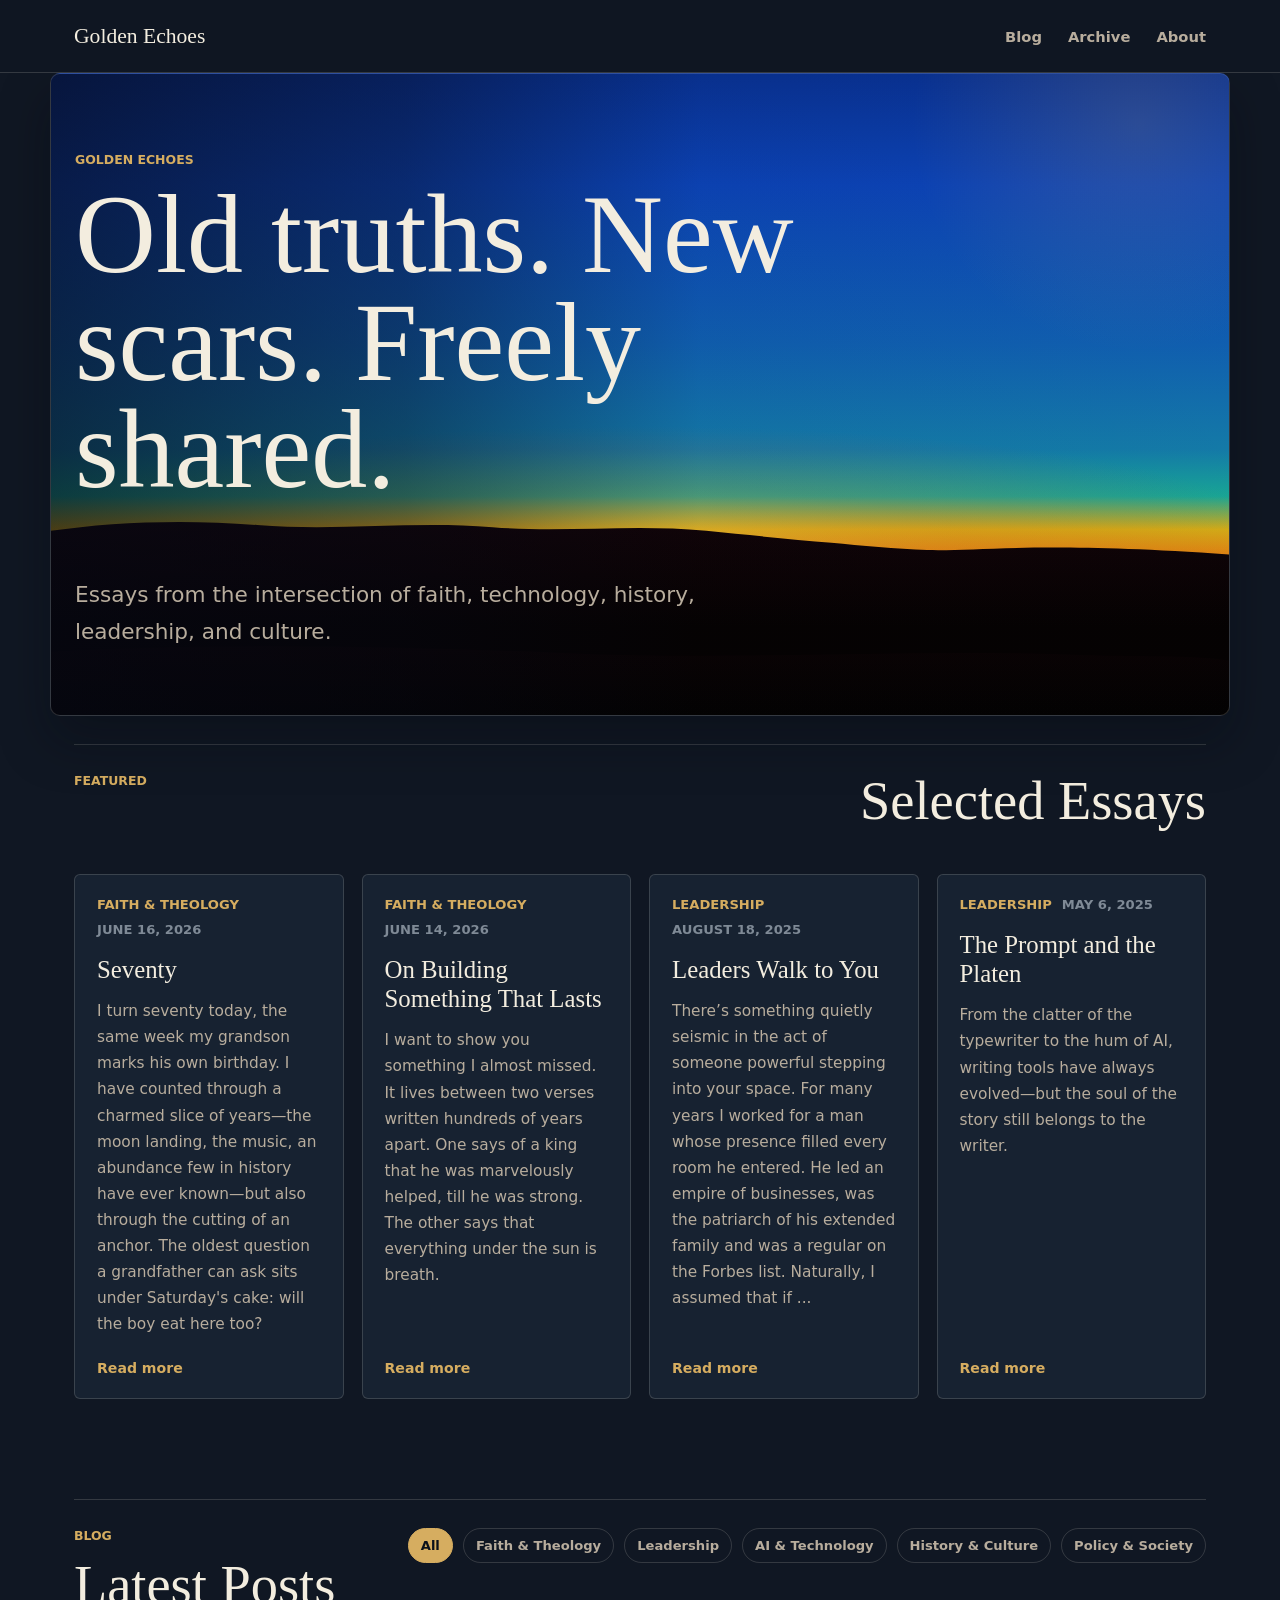
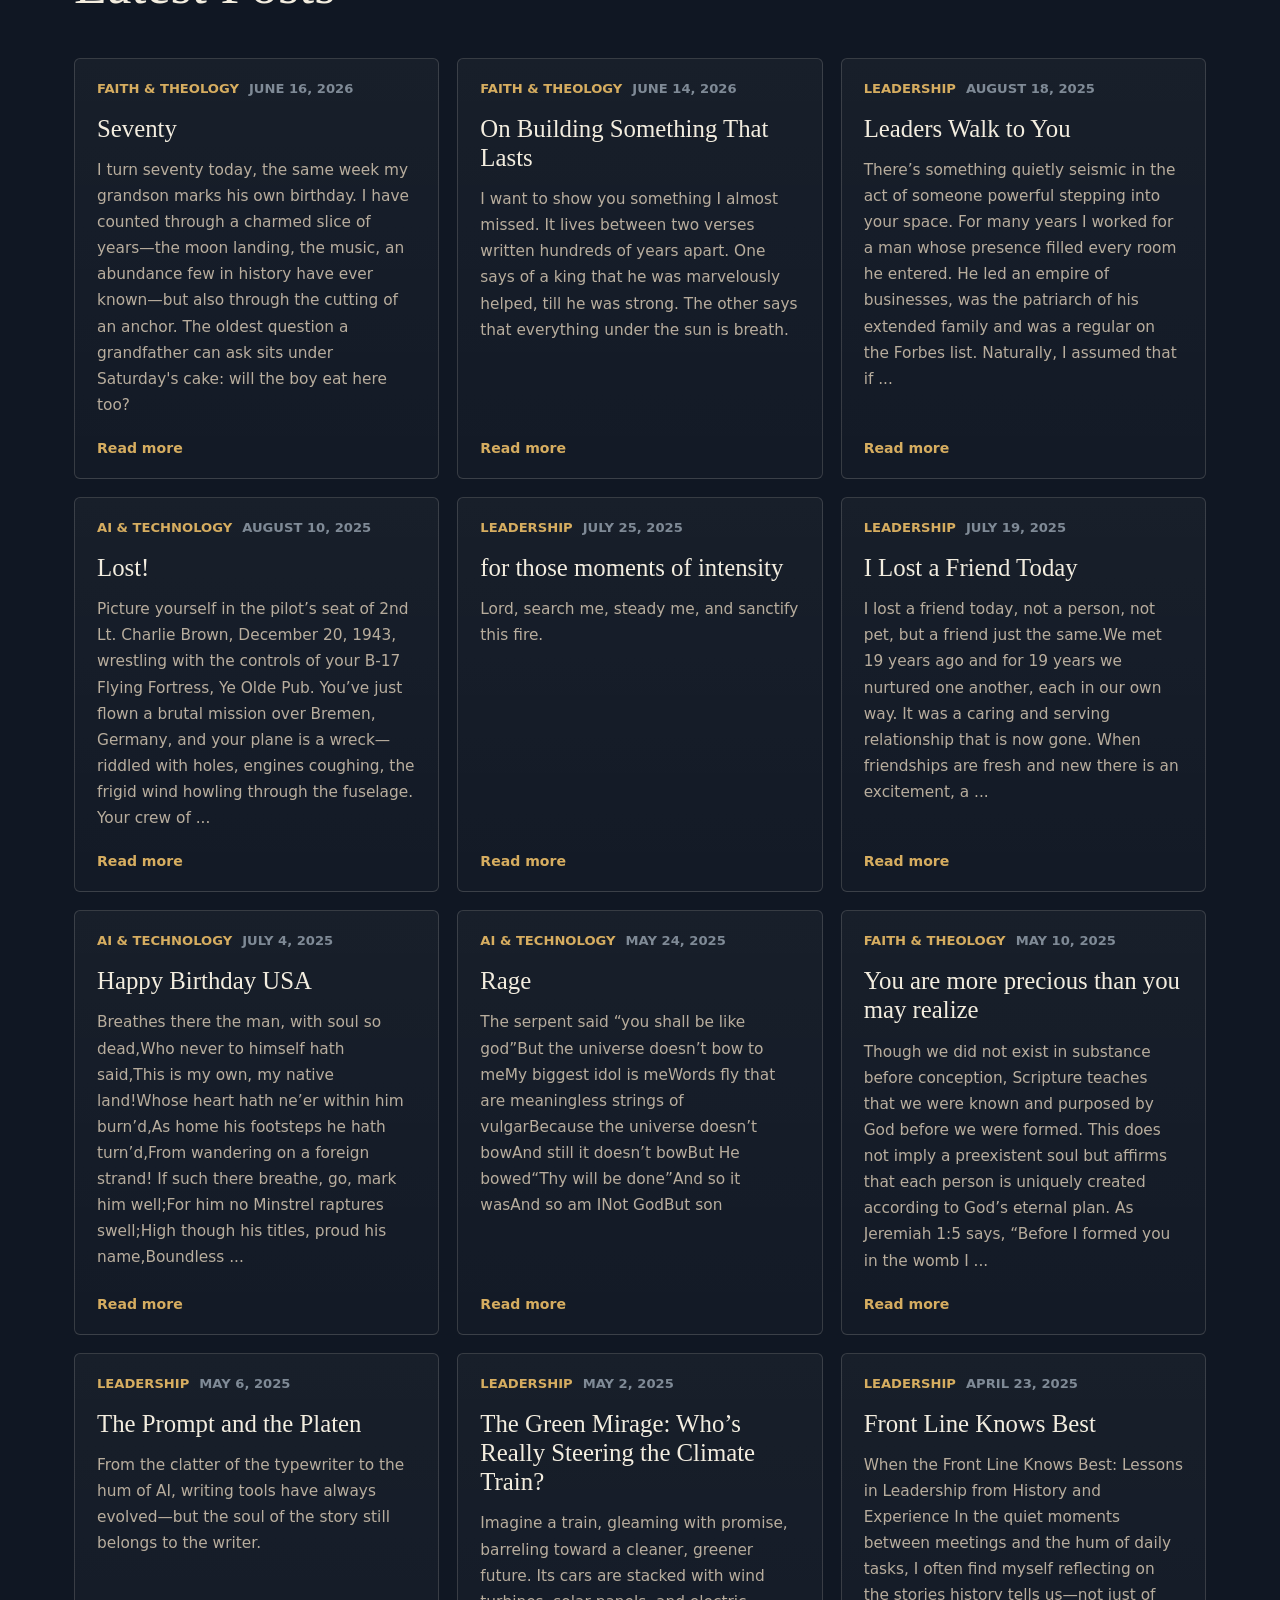
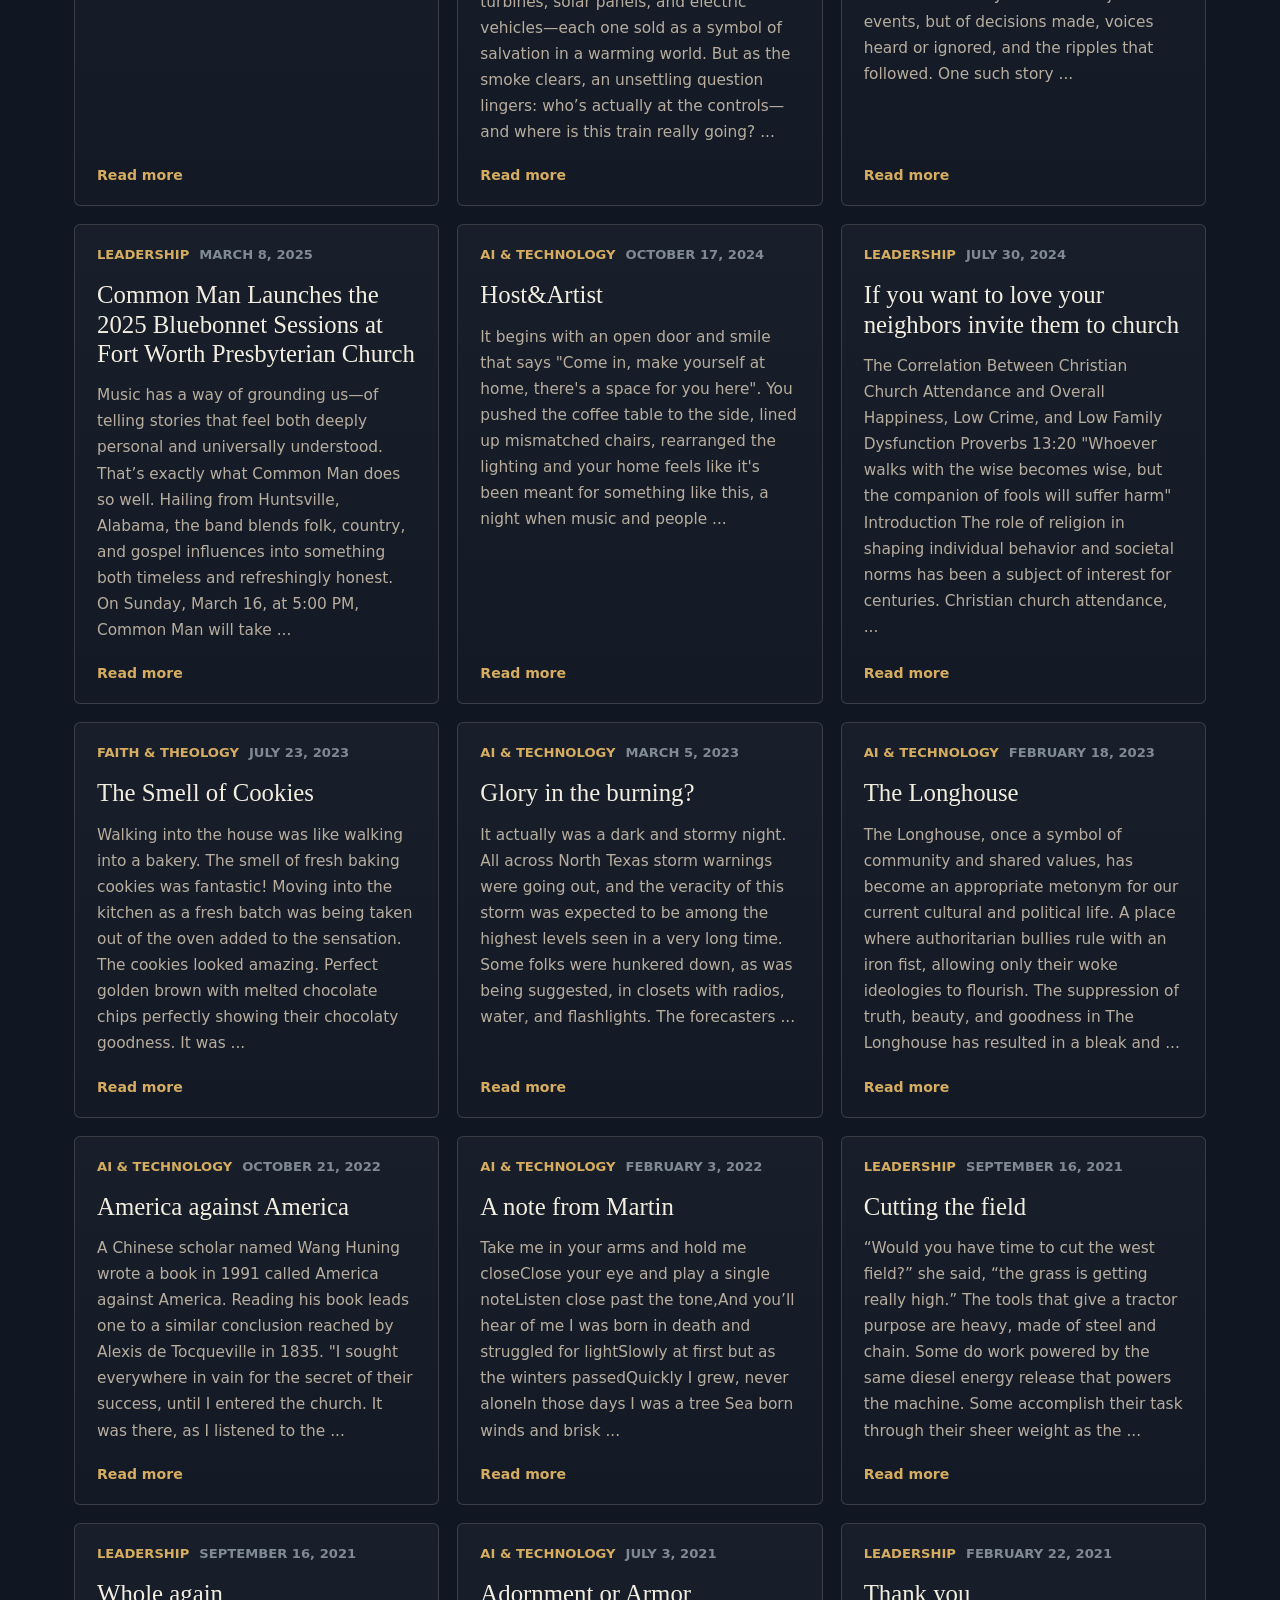
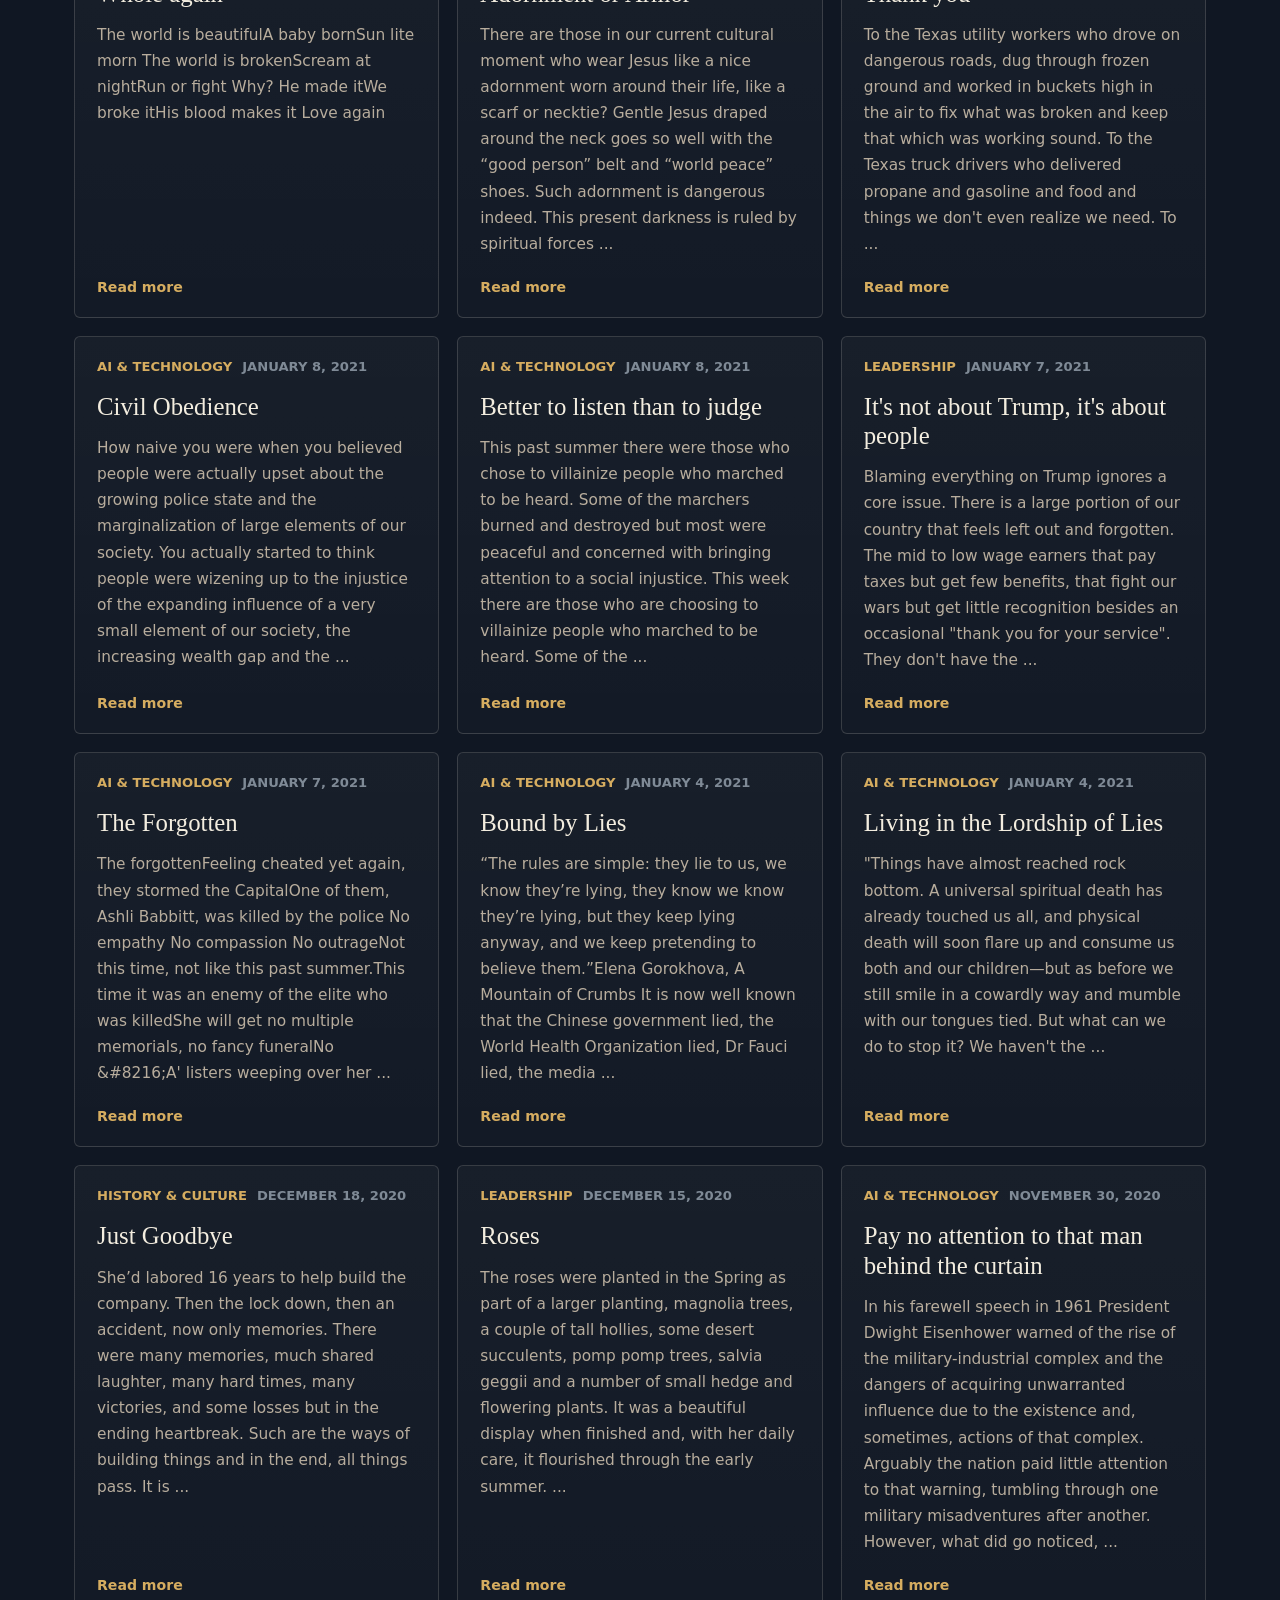
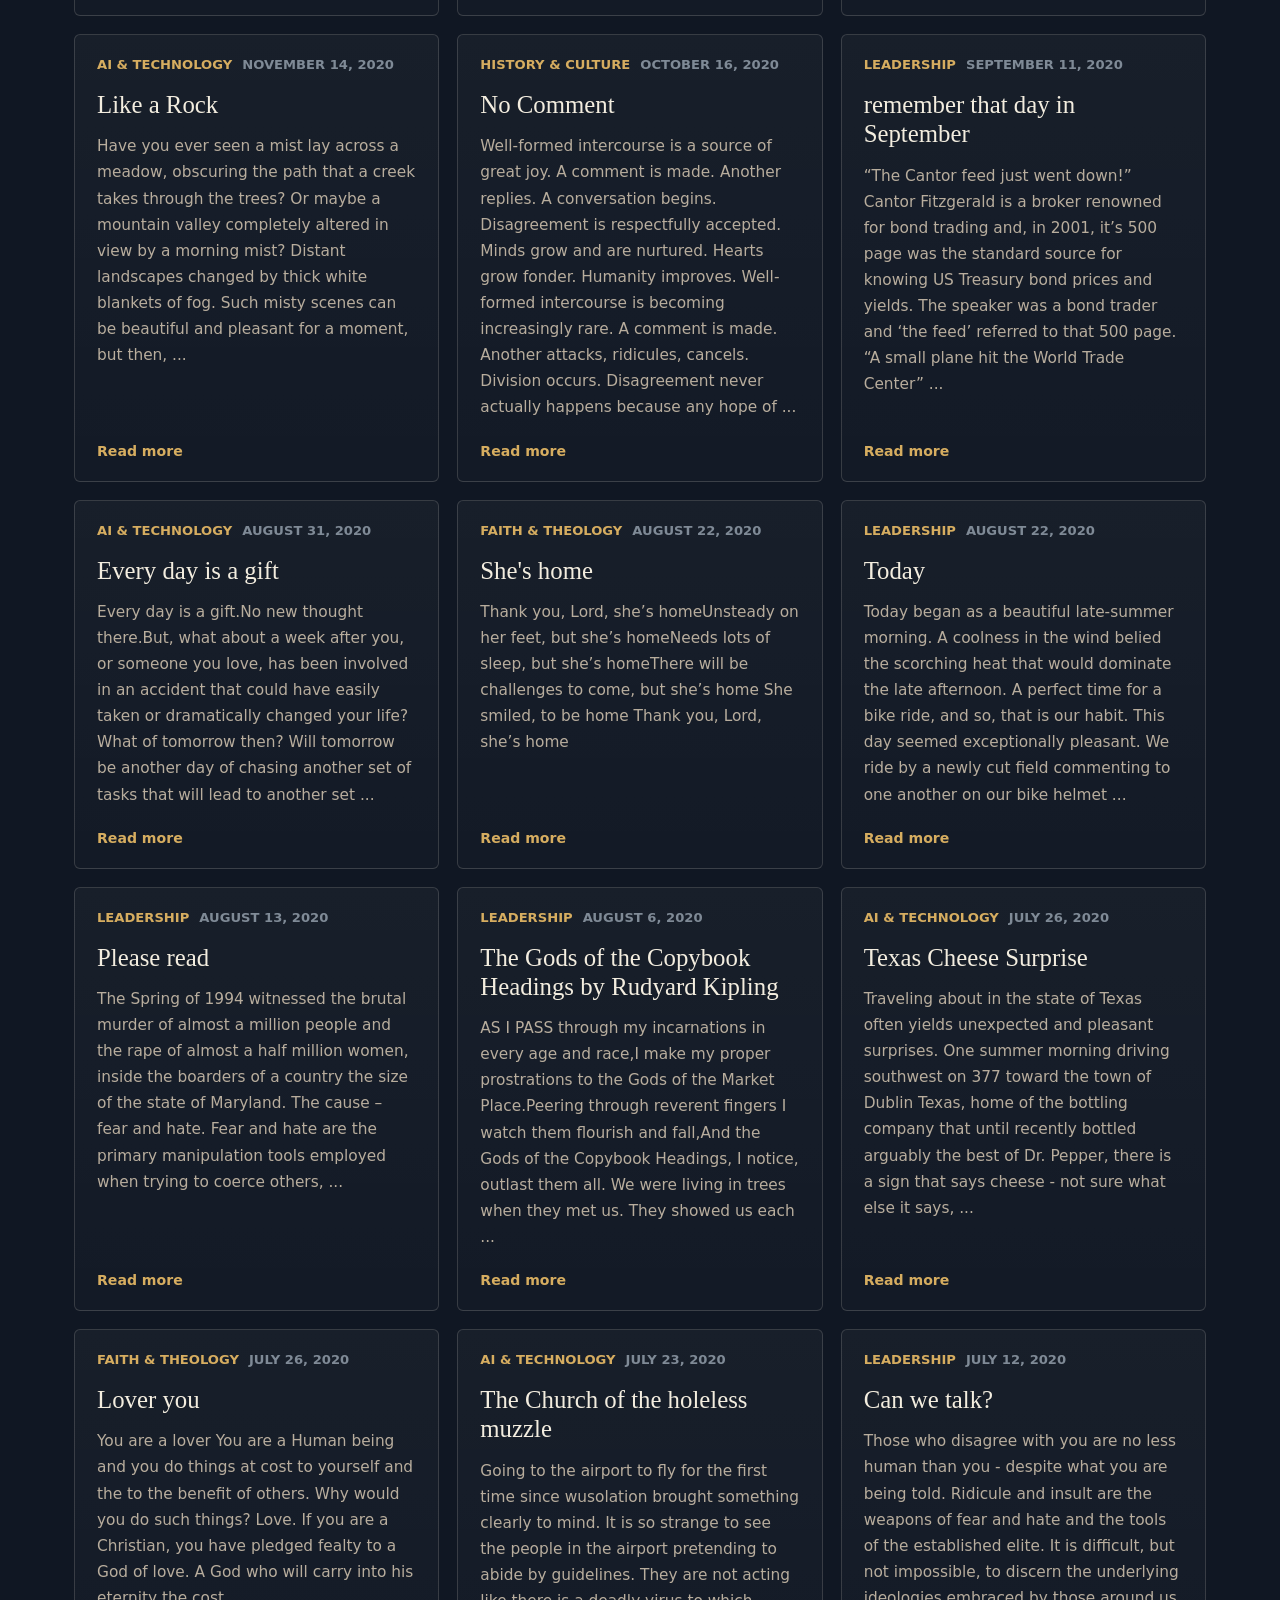
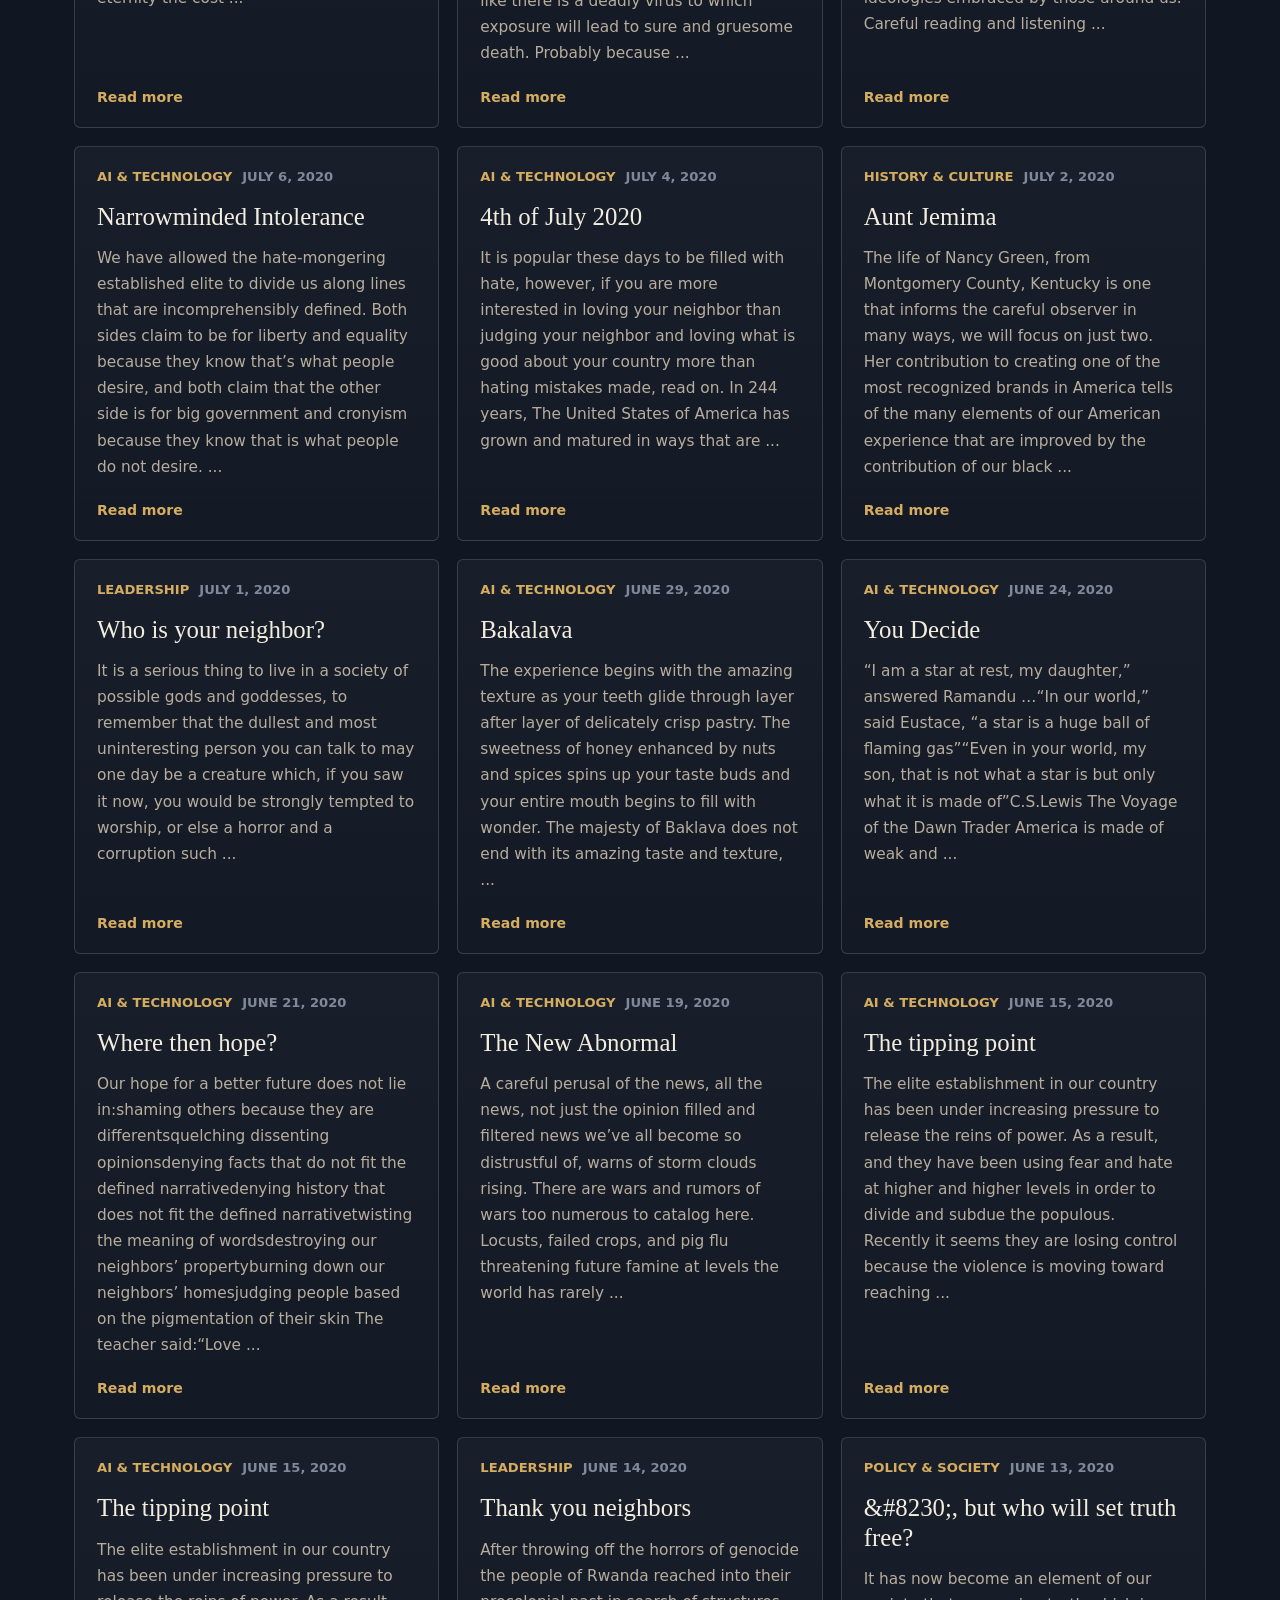
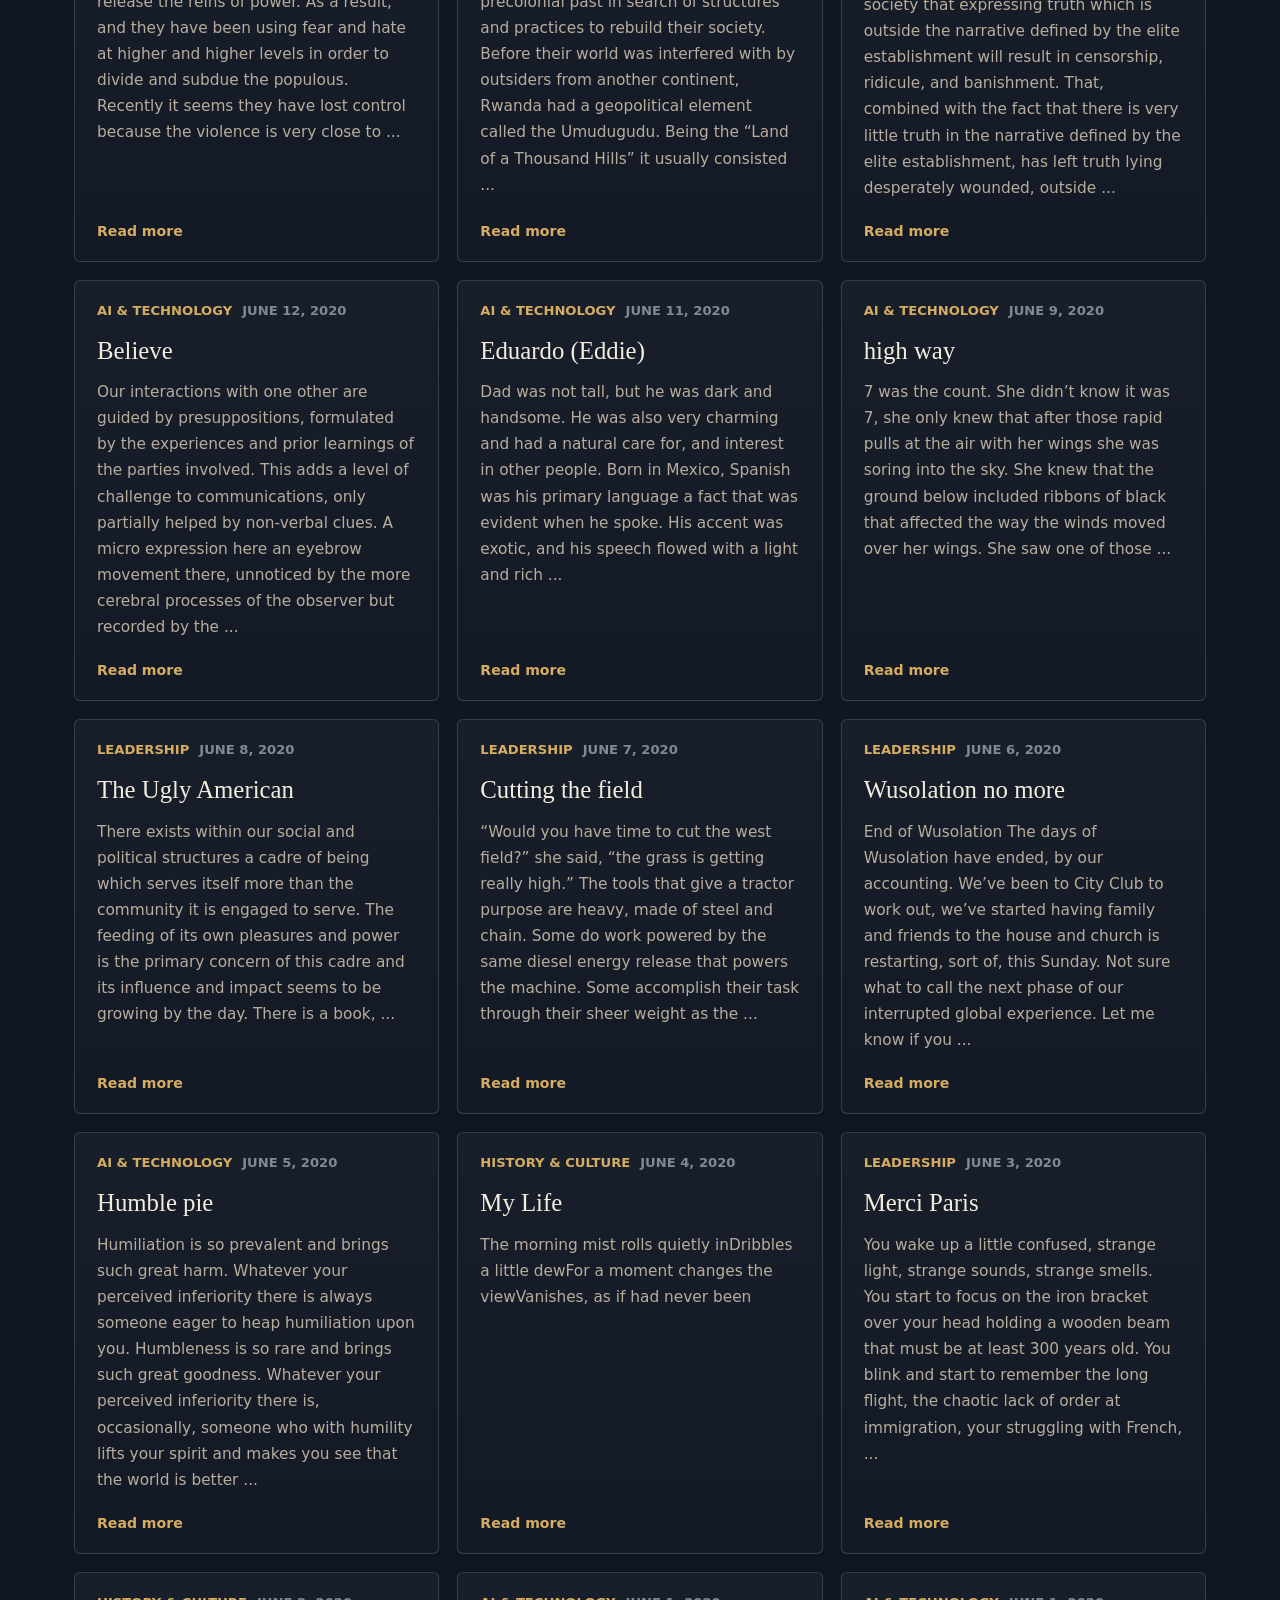
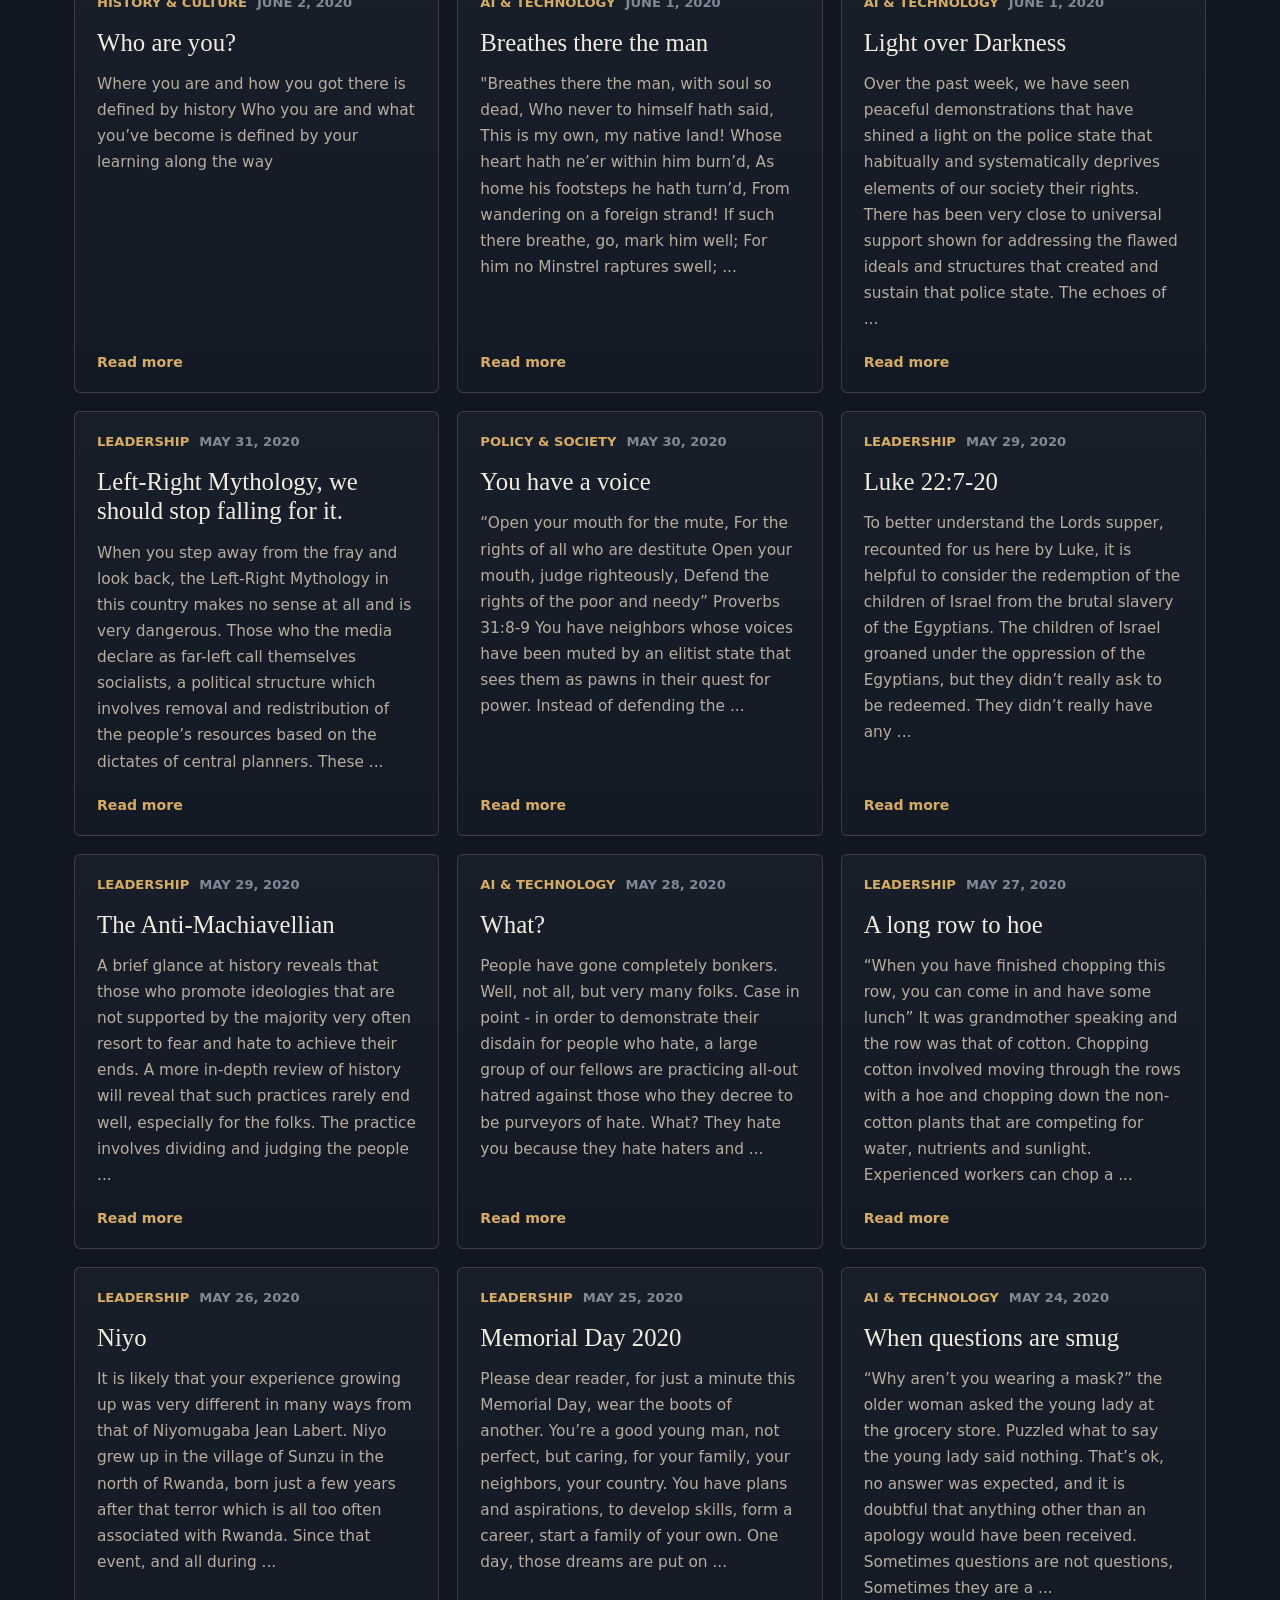
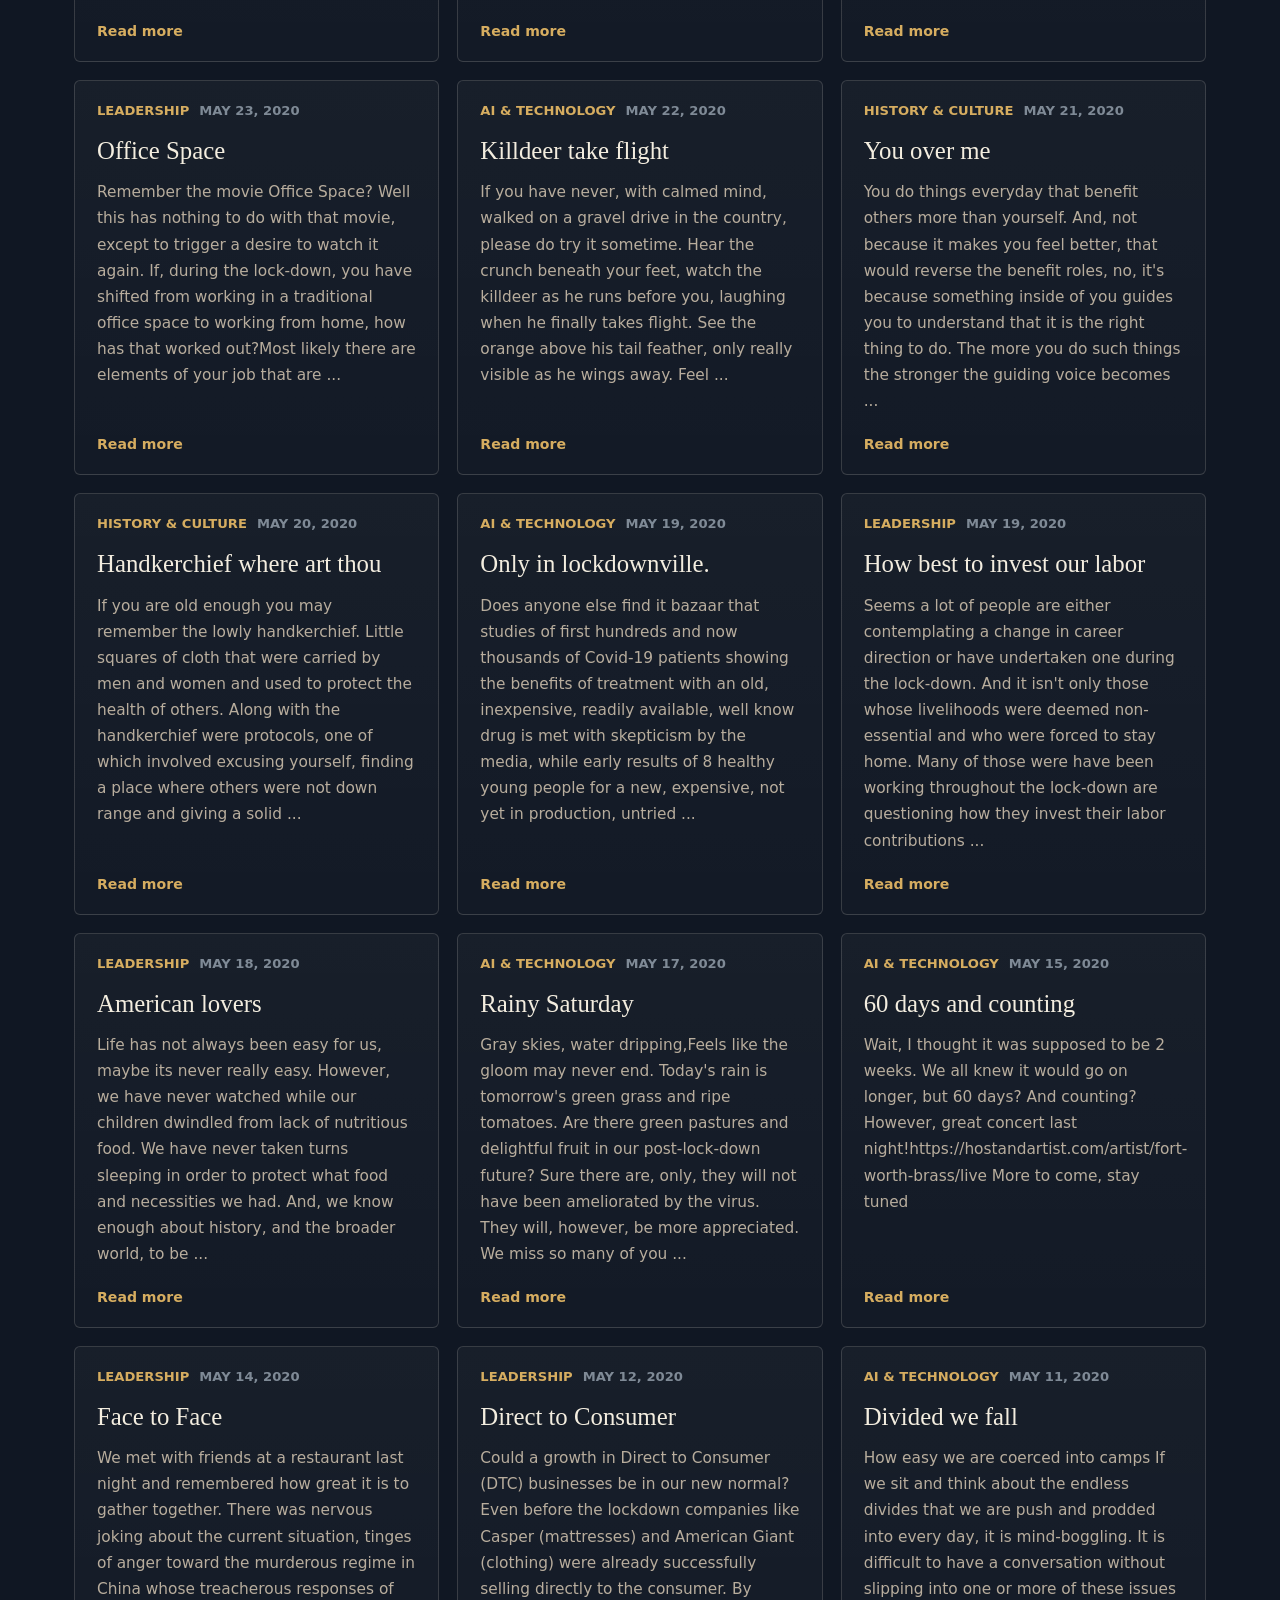
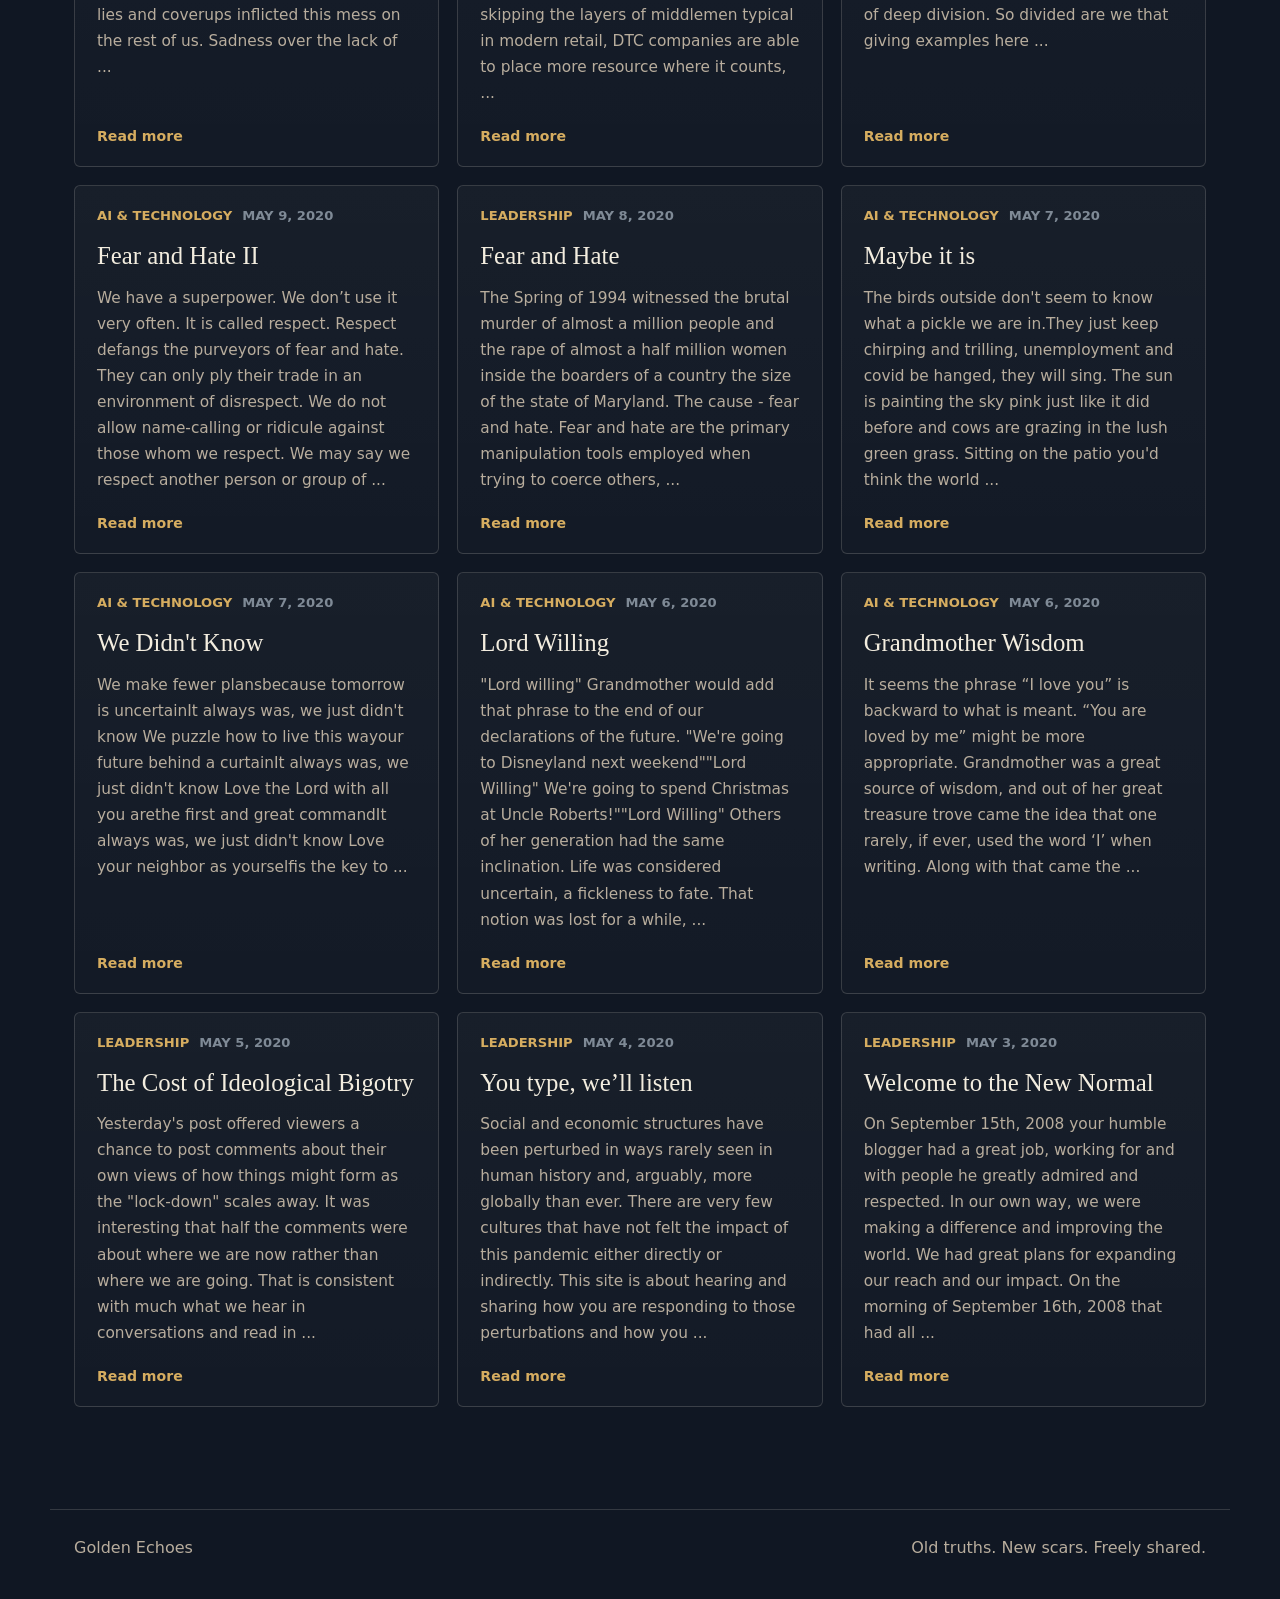
<file: index.html>
<!doctype html>
<html lang="en">
  <head>
    <meta charset="utf-8">
    <meta name="viewport" content="width=device-width, initial-scale=1">
    <meta name="description" content="Golden Echoes: Old truths. New scars. Freely shared. Essays at the intersection of faith, technology, history, and culture.">
    <meta property="og:title" content="Golden Echoes">
    <meta property="og:description" content="Old truths. New scars. Freely shared.">
    <meta property="og:url" content="https://goldenechoes.com/">
    <title>Golden Echoes | Old truths. New scars. Freely shared.</title>
    <link rel="icon" type="image/svg+xml" href="/favicon.svg">
    <link rel="stylesheet" href="assets/styles.css">
    <link rel="alternate" type="application/rss+xml" title="Golden Echoes" href="/feed.xml">
  </head>
  <body data-page="home">
    <header class="site-header">
      <nav class="nav" aria-label="Primary">
        <a class="brand" href="./" aria-label="Golden Echoes home">Golden Echoes</a>
        <button class="menu-toggle" type="button" aria-expanded="false" aria-controls="nav-links">
          <span></span>
          <span></span>
          <span></span>
          <span class="sr-only">Menu</span>
        </button>
        <div id="nav-links" class="nav-links">
          <a href="./">Blog</a>
          <a href="archive.html">Archive</a>
          <a href="about.html">About</a>
        </div>
      </nav>
    </header>

    <main>
      <section class="hero" aria-labelledby="site-title">
        <div class="hero-inner">
          <p class="kicker">Golden Echoes</p>
          <h1 id="site-title">Old truths. New scars. Freely shared.</h1>
          <p class="hero-copy">Essays from the intersection of faith, technology, history, leadership, and culture.</p>
        </div>
      </section>

      <section class="featured-section" aria-labelledby="featured-title">
        <div class="section-heading">
          <p class="kicker">Featured</p>
          <h2 id="featured-title">Selected Essays</h2>
        </div>
        <div id="featured-posts" class="featured-grid" aria-live="polite">
          <p class="loading">Loading featured posts...</p>
        </div>
      </section>

      <section class="posts-section" aria-labelledby="latest-title">
        <div class="section-heading with-filters">
          <div>
            <p class="kicker">Blog</p>
            <h2 id="latest-title">Latest Posts</h2>
          </div>
          <div id="home-filters" class="filter-list" aria-label="Filter posts"></div>
        </div>
        <div id="post-grid" class="post-grid" aria-live="polite">
          <p class="loading">Loading posts...</p>
        </div>
      </section>
    </main>

    <footer class="site-footer">
      <p>Golden Echoes</p>
      <p>Old truths. New scars. Freely shared.</p>
    </footer>

    <script src="assets/site.js"></script>
  </body>
</html>
</file>
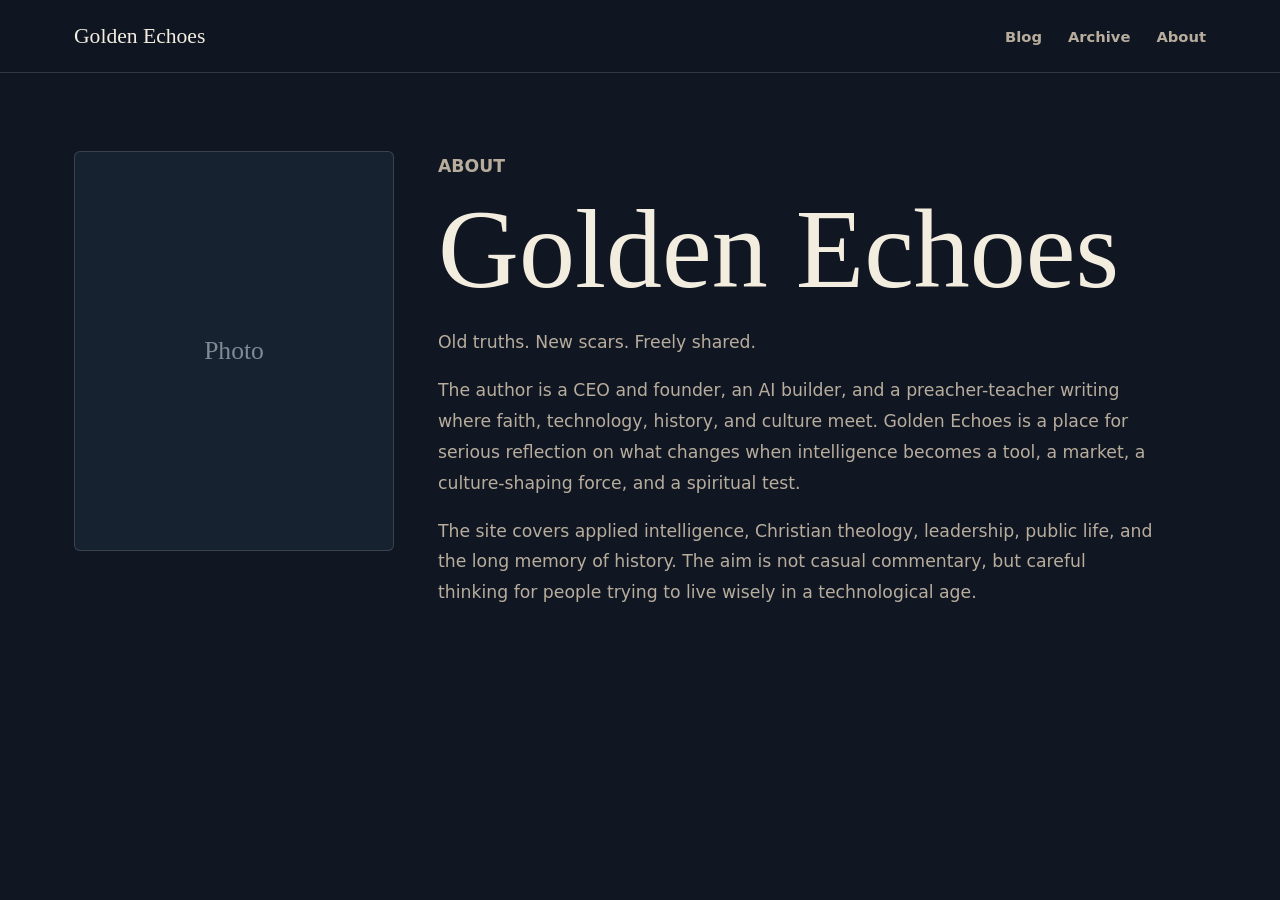
<file: about.html>
<!doctype html>
<html lang="en">
  <head>
    <meta charset="utf-8">
    <meta name="viewport" content="width=device-width, initial-scale=1">
    <meta name="description" content="About Golden Echoes and its author.">
    <meta property="og:title" content="About Golden Echoes">
    <meta property="og:description" content="Golden Echoes covers faith, technology, history, leadership, and culture. Old truths. New scars. Freely shared.">
    <meta property="og:url" content="https://fretnoyz.github.io/goldenechoes.com/about.html">
    <title>About | Golden Echoes</title>
    <link rel="icon" type="image/svg+xml" href="/favicon.svg">
    <link rel="stylesheet" href="assets/styles.css">
    <link rel="alternate" type="application/rss+xml" title="Golden Echoes" href="/feed.xml">
  </head>
  <body data-page="about">
    <header class="site-header">
      <nav class="nav" aria-label="Primary">
        <a class="brand" href="./" aria-label="Golden Echoes home">Golden Echoes</a>
        <button class="menu-toggle" type="button" aria-expanded="false" aria-controls="nav-links">
          <span></span>
          <span></span>
          <span></span>
          <span class="sr-only">Menu</span>
        </button>
        <div id="nav-links" class="nav-links">
          <a href="./">Blog</a>
          <a href="archive.html">Archive</a>
          <a href="about.html">About</a>
        </div>
      </nav>
    </header>

    <main>
      <section class="about-page">
        <div class="portrait-placeholder" aria-label="Author photo placeholder">
          <span>Photo</span>
        </div>
        <article class="about-copy">
          <p class="kicker">About</p>
          <h1>Golden Echoes</h1>
          <p class="lede">Old truths. New scars. Freely shared.</p>
          <p>The author is a CEO and founder, an AI builder, and a preacher-teacher writing where faith, technology, history, and culture meet. Golden Echoes is a place for serious reflection on what changes when intelligence becomes a tool, a market, a culture-shaping force, and a spiritual test.</p>
          <p>The site covers applied intelligence, Christian theology, leadership, public life, and the long memory of history. The aim is not casual commentary, but careful thinking for people trying to live wisely in a technological age.</p>
        </article>
      </section>
    </main>

    <script src="assets/site.js"></script>
  </body>
</html>
</file>
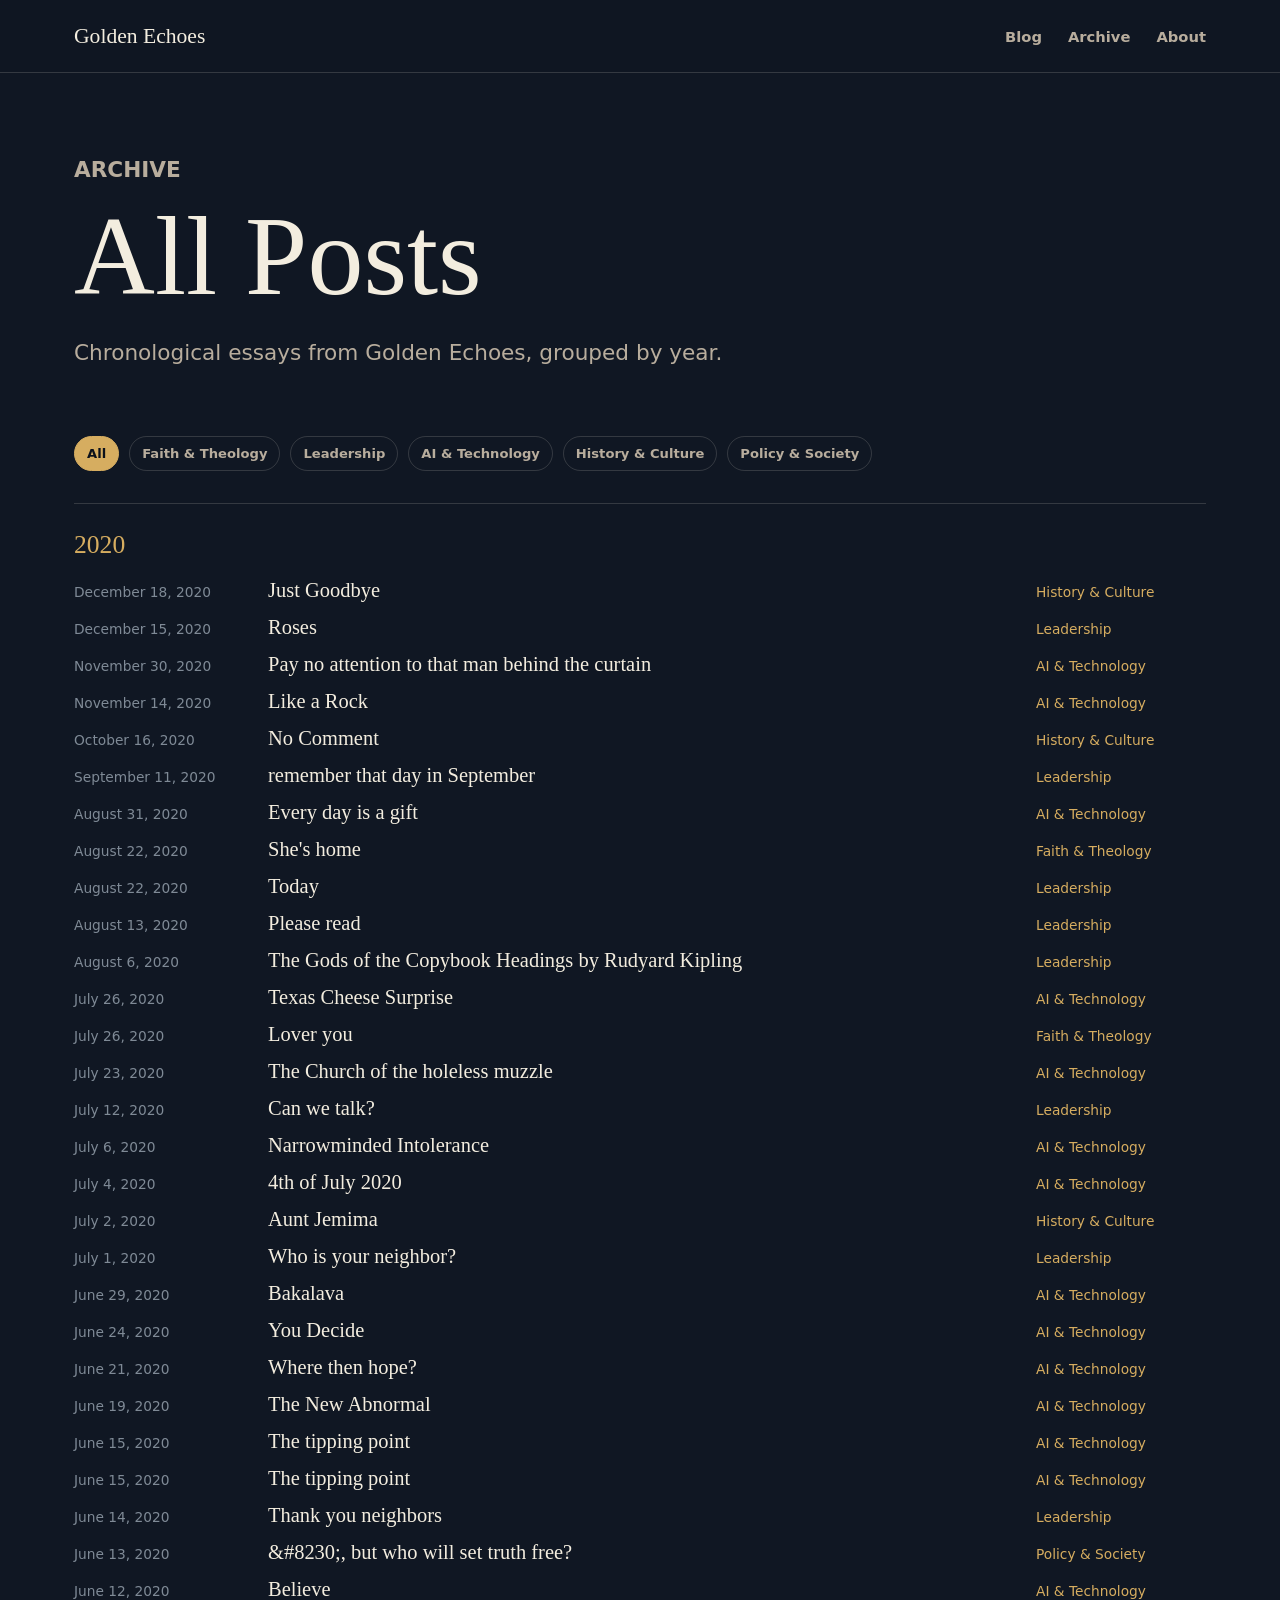
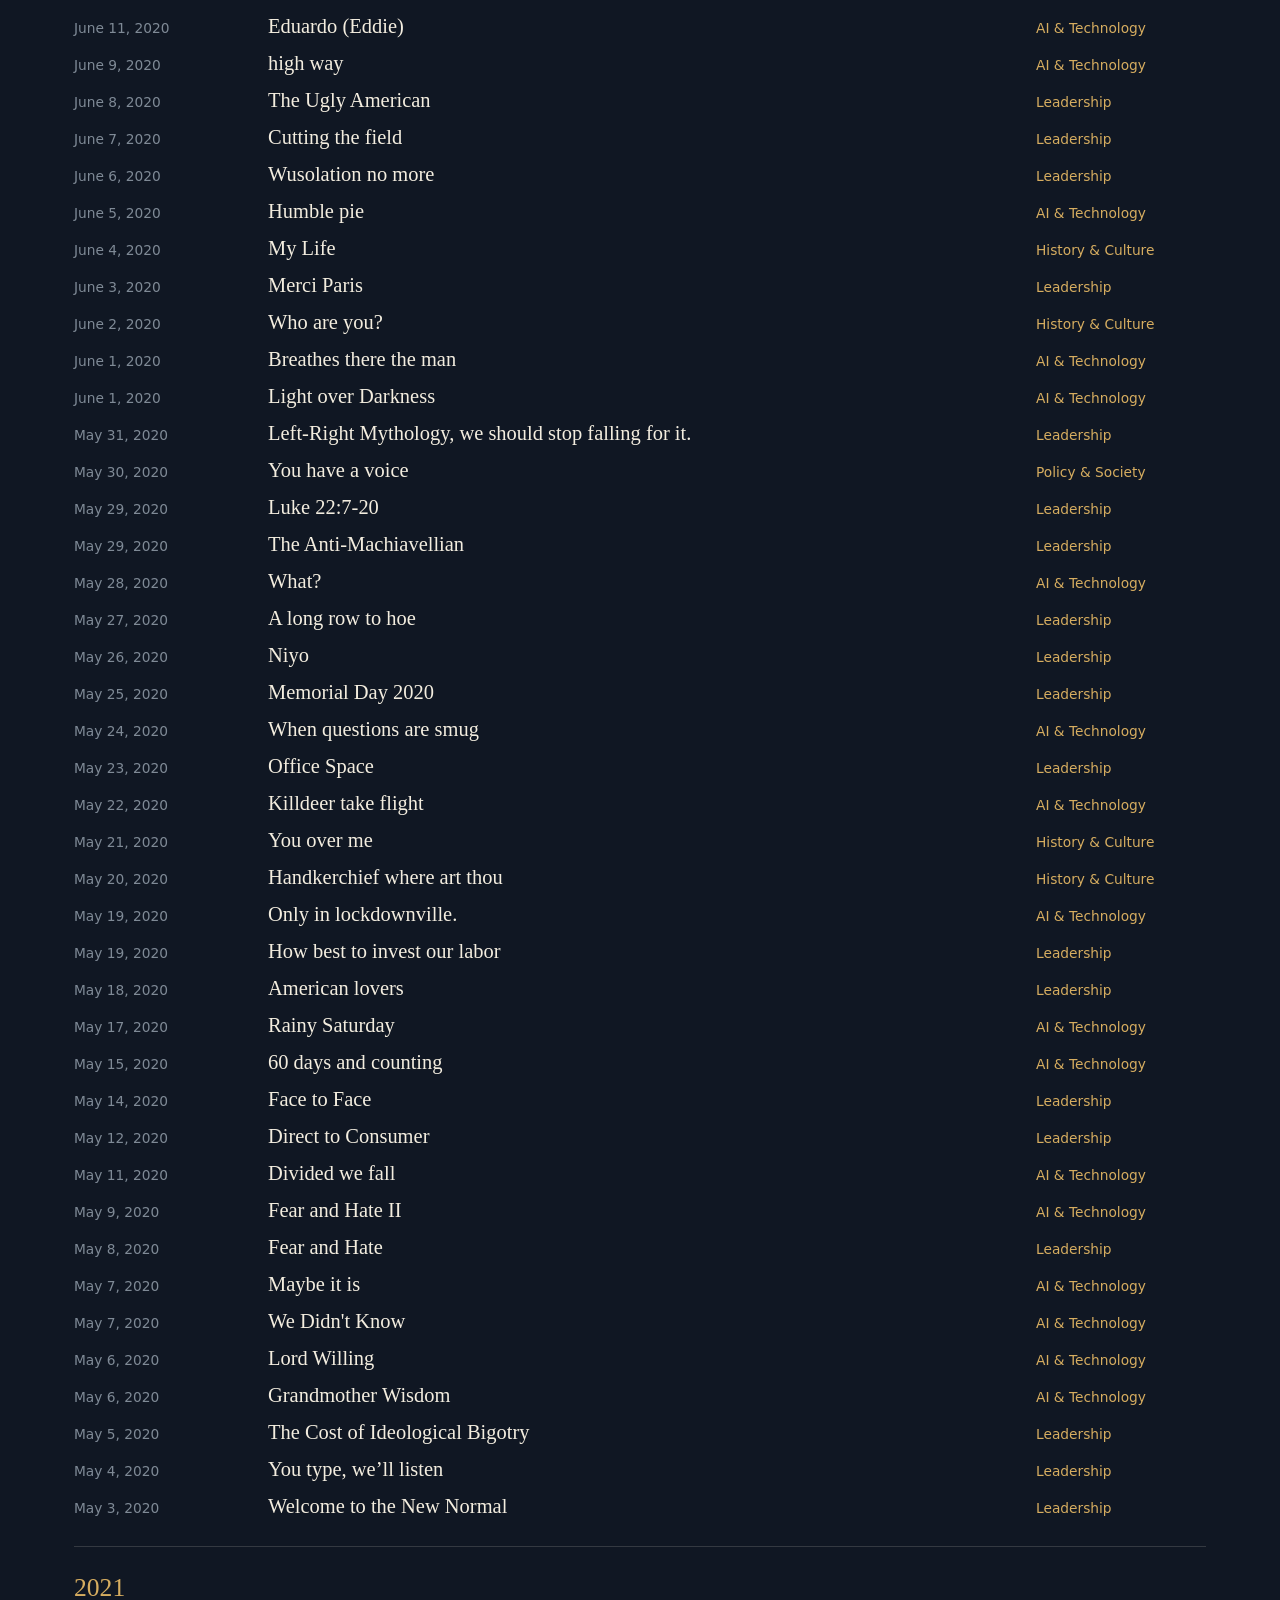
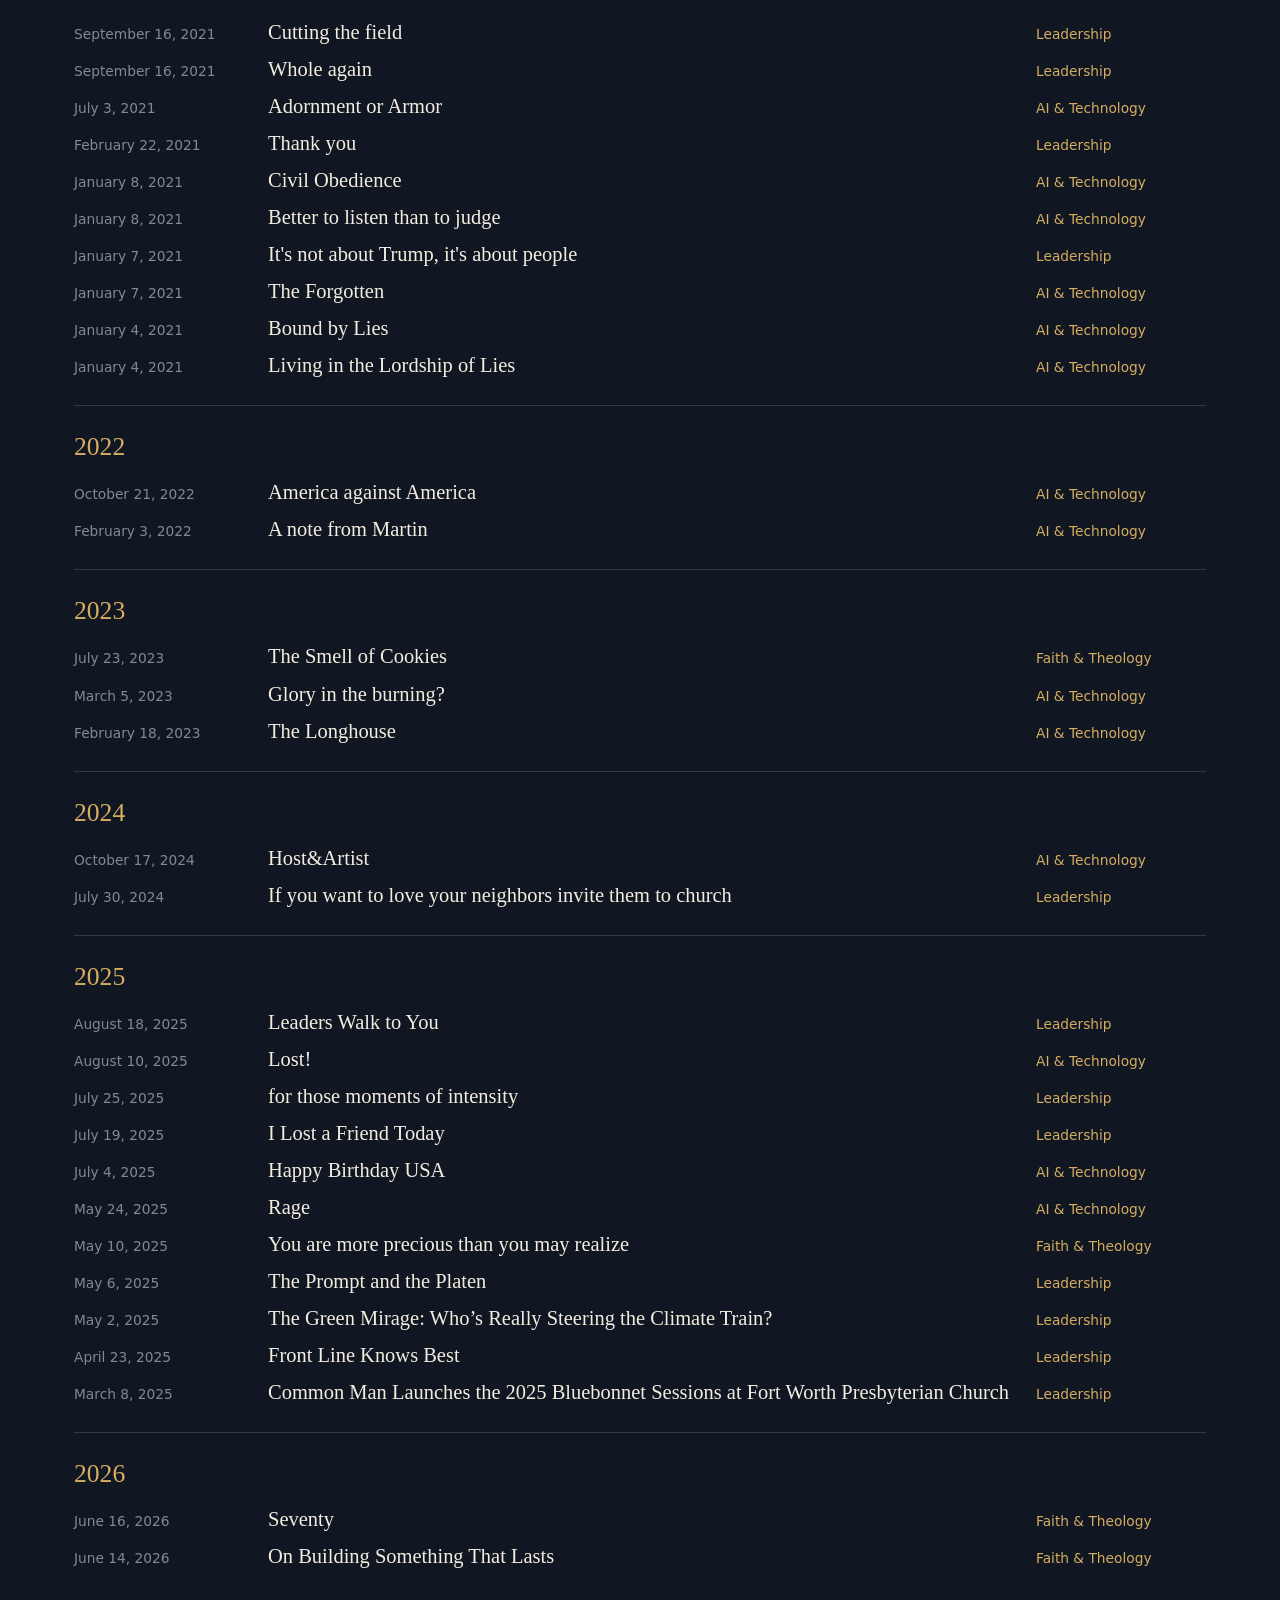
<file: archive.html>
<!doctype html>
<html lang="en">
  <head>
    <meta charset="utf-8">
    <meta name="viewport" content="width=device-width, initial-scale=1">
    <meta name="description" content="Chronological archive of Golden Echoes posts.">
    <meta property="og:title" content="Golden Echoes Archive">
    <meta property="og:description" content="Chronological archive of essays from Golden Echoes.">
    <meta property="og:url" content="https://fretnoyz.github.io/goldenechoes.com/archive.html">
    <title>Archive | Golden Echoes</title>
    <link rel="icon" type="image/svg+xml" href="/favicon.svg">
    <link rel="stylesheet" href="assets/styles.css">
    <link rel="alternate" type="application/rss+xml" title="Golden Echoes" href="/feed.xml">
  </head>
  <body data-page="archive">
    <header class="site-header">
      <nav class="nav" aria-label="Primary">
        <a class="brand" href="./" aria-label="Golden Echoes home">Golden Echoes</a>
        <button class="menu-toggle" type="button" aria-expanded="false" aria-controls="nav-links">
          <span></span>
          <span></span>
          <span></span>
          <span class="sr-only">Menu</span>
        </button>
        <div id="nav-links" class="nav-links">
          <a href="./">Blog</a>
          <a href="archive.html">Archive</a>
          <a href="about.html">About</a>
        </div>
      </nav>
    </header>

    <main>
      <section class="page-hero" aria-labelledby="archive-title">
        <p class="kicker">Archive</p>
        <h1 id="archive-title">All Posts</h1>
        <p>Chronological essays from Golden Echoes, grouped by year.</p>
      </section>

      <section class="archive-section">
        <div id="archive-filters" class="filter-list" aria-label="Filter archive"></div>
        <div id="archive-list" class="archive-list" aria-live="polite">
          <p class="loading">Loading archive...</p>
        </div>
      </section>
    </main>

    <script src="assets/site.js"></script>
  </body>
</html>
</file>
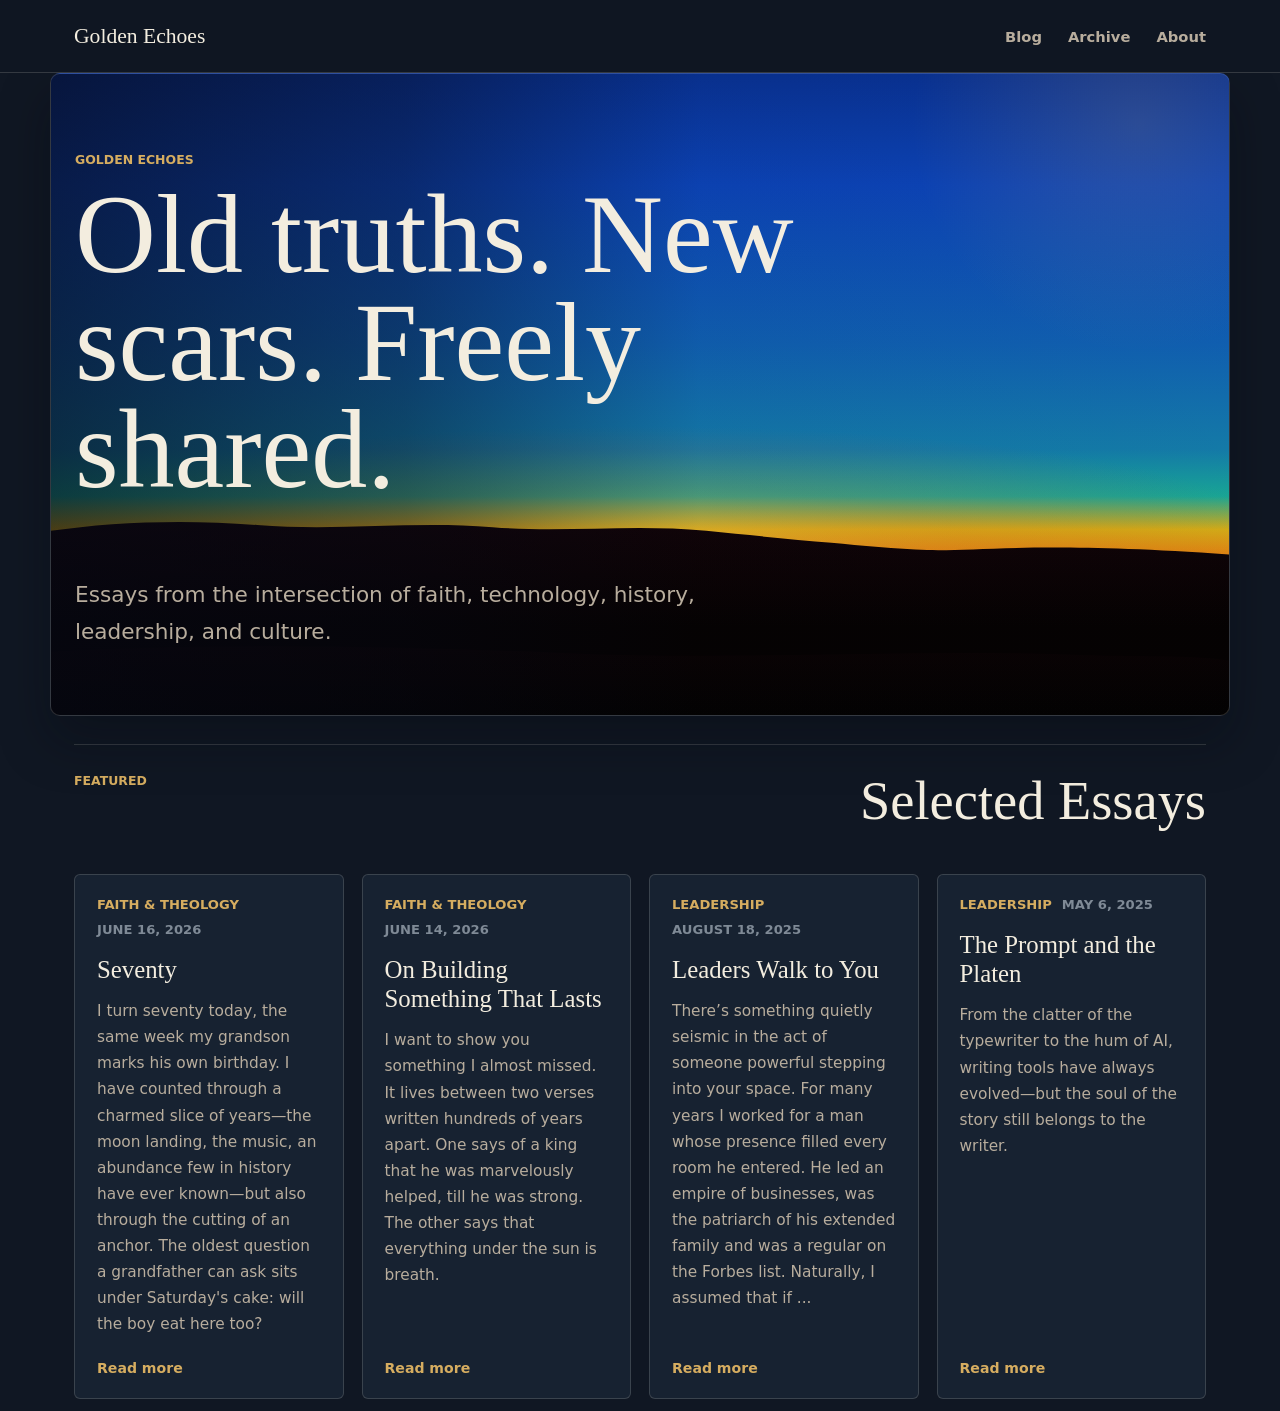
<file: blog.html>
<!doctype html>
<html lang="en">
  <head>
    <meta charset="utf-8">
    <meta http-equiv="refresh" content="0; url=./">
    <meta name="viewport" content="width=device-width, initial-scale=1">
    <title>Golden Echoes</title>
    <link rel="canonical" href="./">
  </head>
  <body>
    <p><a href="./">Continue to Golden Echoes</a></p>
  </body>
</html>
</file>
<file: assets/styles.css>
:root {
  color-scheme: dark;
  --bg: #101723;
  --panel: #172231;
  --panel-soft: #1d2a3a;
  --text: #f3eddf;
  --muted: #b8ad9d;
  --faint: #7f8a96;
  --line: rgba(243, 237, 223, 0.16);
  --gold: #d6ad60;
  --gold-dark: #9e7939;
  --ink: #0b111a;
  --serif: Georgia, "Times New Roman", serif;
  --sans: Inter, ui-sans-serif, system-ui, -apple-system, BlinkMacSystemFont, "Segoe UI", sans-serif;
}

* {
  box-sizing: border-box;
}

html {
  scroll-behavior: smooth;
}

body {
  background: var(--bg);
  color: var(--text);
  font-family: var(--sans);
  margin: 0;
}

a {
  color: inherit;
}

.sr-only {
  clip: rect(0, 0, 0, 0);
  border: 0;
  height: 1px;
  margin: -1px;
  overflow: hidden;
  padding: 0;
  position: absolute;
  white-space: nowrap;
  width: 1px;
}

.site-header {
  background: rgba(16, 23, 35, 0.92);
  border-bottom: 1px solid var(--line);
  position: sticky;
  top: 0;
  z-index: 20;
  backdrop-filter: blur(18px);
}

.nav {
  align-items: center;
  display: flex;
  justify-content: space-between;
  margin: 0 auto;
  max-width: 1180px;
  min-height: 72px;
  padding: 0 24px;
}

.brand {
  color: var(--text);
  font-family: var(--serif);
  font-size: 1.35rem;
  letter-spacing: 0;
  text-decoration: none;
}

.nav-links {
  align-items: center;
  display: flex;
  gap: 26px;
}

.nav-links a {
  color: var(--muted);
  font-size: 0.92rem;
  font-weight: 700;
  text-decoration: none;
}

.nav-links a:hover,
.read-more:hover,
.back-link:hover {
  color: var(--gold);
}

.menu-toggle {
  align-items: center;
  background: transparent;
  border: 1px solid var(--line);
  border-radius: 4px;
  display: none;
  flex-direction: column;
  gap: 4px;
  height: 40px;
  justify-content: center;
  padding: 0;
  width: 44px;
}

.menu-toggle span:not(.sr-only) {
  background: var(--text);
  display: block;
  height: 2px;
  width: 18px;
}

.hero,
.page-hero,
.about-page {
  margin: 0 auto;
  max-width: 1180px;
  padding: 78px 24px 42px;
}

.hero {
  min-height: 48vh;
  background:
    linear-gradient(to right, rgba(6, 8, 20, 0.68) 0%, rgba(6, 8, 20, 0.44) 30%, rgba(6, 8, 20, 0.05) 55%, rgba(6, 8, 20, 0.02) 100%),
    url("hero-texas-sunrise.svg");
  background-position: center, center bottom;
  background-repeat: no-repeat;
  background-size: auto, cover;
  min-height: 62vh;
  border: 1px solid var(--line);
  border-radius: 10px;
  box-shadow: 0 24px 50px rgba(5, 9, 15, 0.34);
  isolation: isolate;
  overflow: hidden;
  position: relative;
}

.hero-inner {
  max-width: 820px;
  position: relative;
  z-index: 1;
}

.hero::before {
  background: radial-gradient(circle at center, rgba(214, 173, 96, 0.16) 0%, rgba(214, 173, 96, 0) 70%);
  content: "";
  height: 460px;
  pointer-events: none;
  position: absolute;
  right: -140px;
  top: -180px;
  width: 460px;
  z-index: 0;
}

.kicker {
  color: var(--gold);
  font-size: 0.78rem;
  font-weight: 800;
  letter-spacing: 0;
  margin: 0 0 14px;
  text-transform: uppercase;
}

h1,
h2,
h3,
p {
  margin-top: 0;
}

h1,
h2,
h3 {
  font-family: var(--serif);
  font-weight: 500;
  letter-spacing: 0;
}

h1 {
  font-size: clamp(3rem, 10vw, 7rem);
  line-height: 0.96;
  margin-bottom: 24px;
  max-width: 900px;
}

h2 {
  font-size: clamp(2rem, 5vw, 3.4rem);
  line-height: 1.05;
  margin-bottom: 20px;
}

h3 {
  font-size: 1.55rem;
  line-height: 1.18;
  margin-bottom: 14px;
}

.hero-copy {
  margin-top: 4.5rem;
}

.hero-copy,
.lede,
.page-hero p {
  color: var(--muted);
  font-size: clamp(1.1rem, 2.5vw, 1.35rem);
  line-height: 1.75;
  max-width: 720px;
}

.featured-section,
.posts-section,
.archive-section,
.related-section {
  margin: 0 auto;
  max-width: 1180px;
  padding: 28px 24px 72px;
}

.section-heading {
  border-top: 1px solid var(--line);
  display: flex;
  gap: 20px;
  justify-content: space-between;
  margin-bottom: 24px;
  padding-top: 28px;
}

.section-heading.with-filters {
  align-items: flex-start;
}

.filter-list {
  display: flex;
  flex-wrap: wrap;
  gap: 10px;
  justify-content: flex-end;
}

.filter-button {
  background: transparent;
  border: 1px solid var(--line);
  border-radius: 999px;
  color: var(--muted);
  cursor: pointer;
  font: 700 0.82rem var(--sans);
  padding: 9px 12px;
}

.filter-button.active,
.filter-button:hover {
  background: var(--gold);
  border-color: var(--gold);
  color: var(--ink);
}

.featured-grid,
.post-grid,
.related-grid {
  display: grid;
  gap: 18px;
}

.featured-grid {
  grid-template-columns: repeat(4, minmax(0, 1fr));
}

.post-grid,
.related-grid {
  grid-template-columns: repeat(3, minmax(0, 1fr));
}

.post-card {
  background: linear-gradient(180deg, rgba(255, 255, 255, 0.035), rgba(255, 255, 255, 0.015));
  border: 1px solid var(--line);
  border-radius: 6px;
  display: flex;
  flex-direction: column;
  min-height: 320px;
  padding: 22px;
}

.featured-card {
  background: var(--panel);
}

.card-meta,
.article-meta {
  color: var(--faint);
  display: flex;
  flex-wrap: wrap;
  font-size: 0.82rem;
  font-weight: 700;
  gap: 10px;
  margin-bottom: 18px;
  text-transform: uppercase;
}

.card-meta span,
.archive-year li span {
  color: var(--gold);
}

.post-card h3 a {
  text-decoration: none;
}

.post-card p {
  color: var(--muted);
  font-size: 0.96rem;
  line-height: 1.7;
  margin-bottom: 22px;
}

.read-more,
.back-link {
  color: var(--gold);
  font-size: 0.88rem;
  font-weight: 800;
  margin-top: auto;
  text-decoration: none;
}

.loading,
.error,
.muted {
  color: var(--muted);
  line-height: 1.7;
}

.article-shell {
  margin: 0 auto;
  max-width: 920px;
  padding: 54px 24px 80px;
}

.article {
  border-bottom: 1px solid var(--line);
  padding-bottom: 44px;
}

.article-header {
  margin: 30px 0 38px;
}

.article-header h1 {
  font-size: clamp(2.7rem, 8vw, 5.8rem);
}

.article-meta {
  text-transform: none;
}

.article-content {
  color: var(--text);
  font-family: var(--serif);
  font-size: clamp(1.16rem, 2.4vw, 1.34rem);
  line-height: 1.78;
  max-width: 74ch;
}

.article-content > *:first-child {
  margin-top: 0;
}

.article-content p,
.article-content ul,
.article-content ol,
.article-content blockquote {
  margin-bottom: 1.35rem;
}

.article-content h2,
.article-content h3,
.article-content h4 {
  color: var(--text);
  line-height: 1.18;
  margin: 2.2rem 0 0.8rem;
}

.article-content h2 {
  font-size: 2rem;
}

.article-content h3 {
  font-size: 1.65rem;
}

.article-content a {
  color: var(--gold);
}

.article-content img {
  border-radius: 6px;
  height: auto;
  max-width: 100%;
}

.related-section {
  padding-left: 0;
  padding-right: 0;
}

.archive-section {
  padding-top: 0;
}

.archive-section .filter-list {
  justify-content: flex-start;
  margin-bottom: 32px;
}

.archive-year {
  border-top: 1px solid var(--line);
  padding: 28px 0;
}

.archive-year h2 {
  color: var(--gold);
  font-size: 1.6rem;
}

.archive-year ol {
  display: grid;
  gap: 14px;
  list-style: none;
  margin: 0;
  padding: 0;
}

.archive-year li {
  align-items: baseline;
  display: grid;
  gap: 14px;
  grid-template-columns: 180px minmax(0, 1fr) 170px;
}

.archive-year time,
.archive-year span {
  color: var(--faint);
  font-size: 0.86rem;
}

.archive-year a {
  color: var(--text);
  font-family: var(--serif);
  font-size: 1.28rem;
  text-decoration: none;
}

.about-page {
  align-items: start;
  display: grid;
  gap: 44px;
  grid-template-columns: minmax(220px, 320px) minmax(0, 720px);
}

.portrait-placeholder {
  align-items: center;
  aspect-ratio: 4 / 5;
  background: var(--panel);
  border: 1px solid var(--line);
  border-radius: 6px;
  color: var(--faint);
  display: flex;
  font-family: var(--serif);
  font-size: 1.6rem;
  justify-content: center;
  width: 100%;
}

.about-copy p {
  color: var(--muted);
  font-size: 1.08rem;
  line-height: 1.78;
  max-width: 68ch;
}

.site-footer {
  border-top: 1px solid var(--line);
  color: var(--muted);
  display: flex;
  justify-content: space-between;
  margin: 30px auto 0;
  max-width: 1180px;
  padding: 28px 24px 42px;
}

.site-footer p {
  margin-bottom: 0;
}

@media (max-width: 980px) {
  .featured-grid,
  .post-grid,
  .related-grid {
    grid-template-columns: repeat(2, minmax(0, 1fr));
  }

  .section-heading {
    display: block;
  }

  .filter-list {
    justify-content: flex-start;
  }
}

@media (max-width: 720px) {
  .nav {
    min-height: 64px;
  }

  .menu-toggle {
    display: flex;
  }

  .nav-links {
    background: var(--panel);
    border: 1px solid var(--line);
    border-radius: 6px;
    display: none;
    flex-direction: column;
    gap: 0;
    padding: 8px;
    position: absolute;
    right: 16px;
    top: 62px;
    width: min(260px, calc(100vw - 32px));
  }

  .nav-links.open {
    display: flex;
  }

  .nav-links a {
    padding: 12px;
    width: 100%;
  }

  .hero,
  .page-hero,
  .about-page {
    padding-top: 54px;
  }

  .hero {
    border-radius: 7px;
    min-height: 42vh;
  }

  .hero::before {
    height: 300px;
    right: -120px;
    top: -120px;
    width: 300px;
  }

  .featured-grid,
  .post-grid,
  .related-grid {
    grid-template-columns: 1fr;
  }

  .post-card {
    min-height: auto;
  }

  .archive-year li {
    display: block;
  }

  .archive-year time,
  .archive-year span {
    display: block;
    margin: 4px 0;
  }

  .about-page {
    grid-template-columns: 1fr;
  }

  .site-footer {
    display: block;
  }
}
</file>
